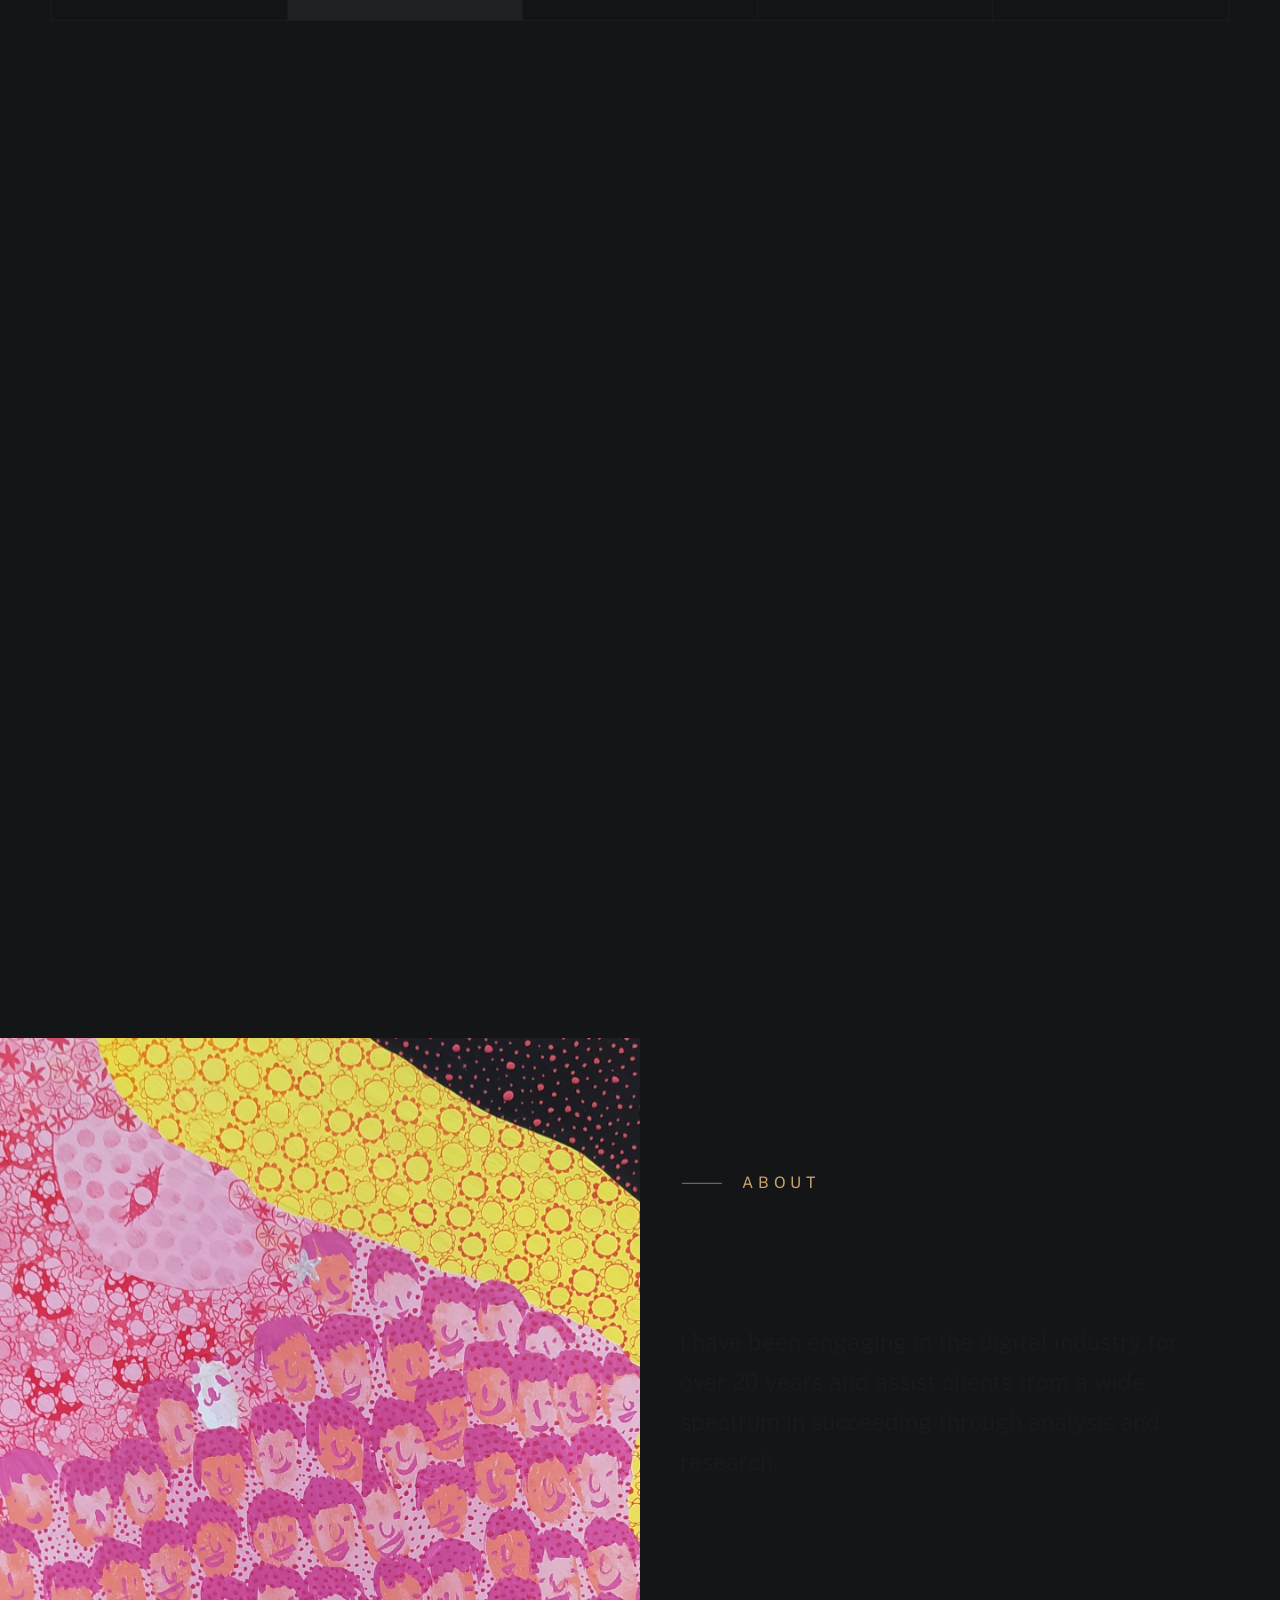
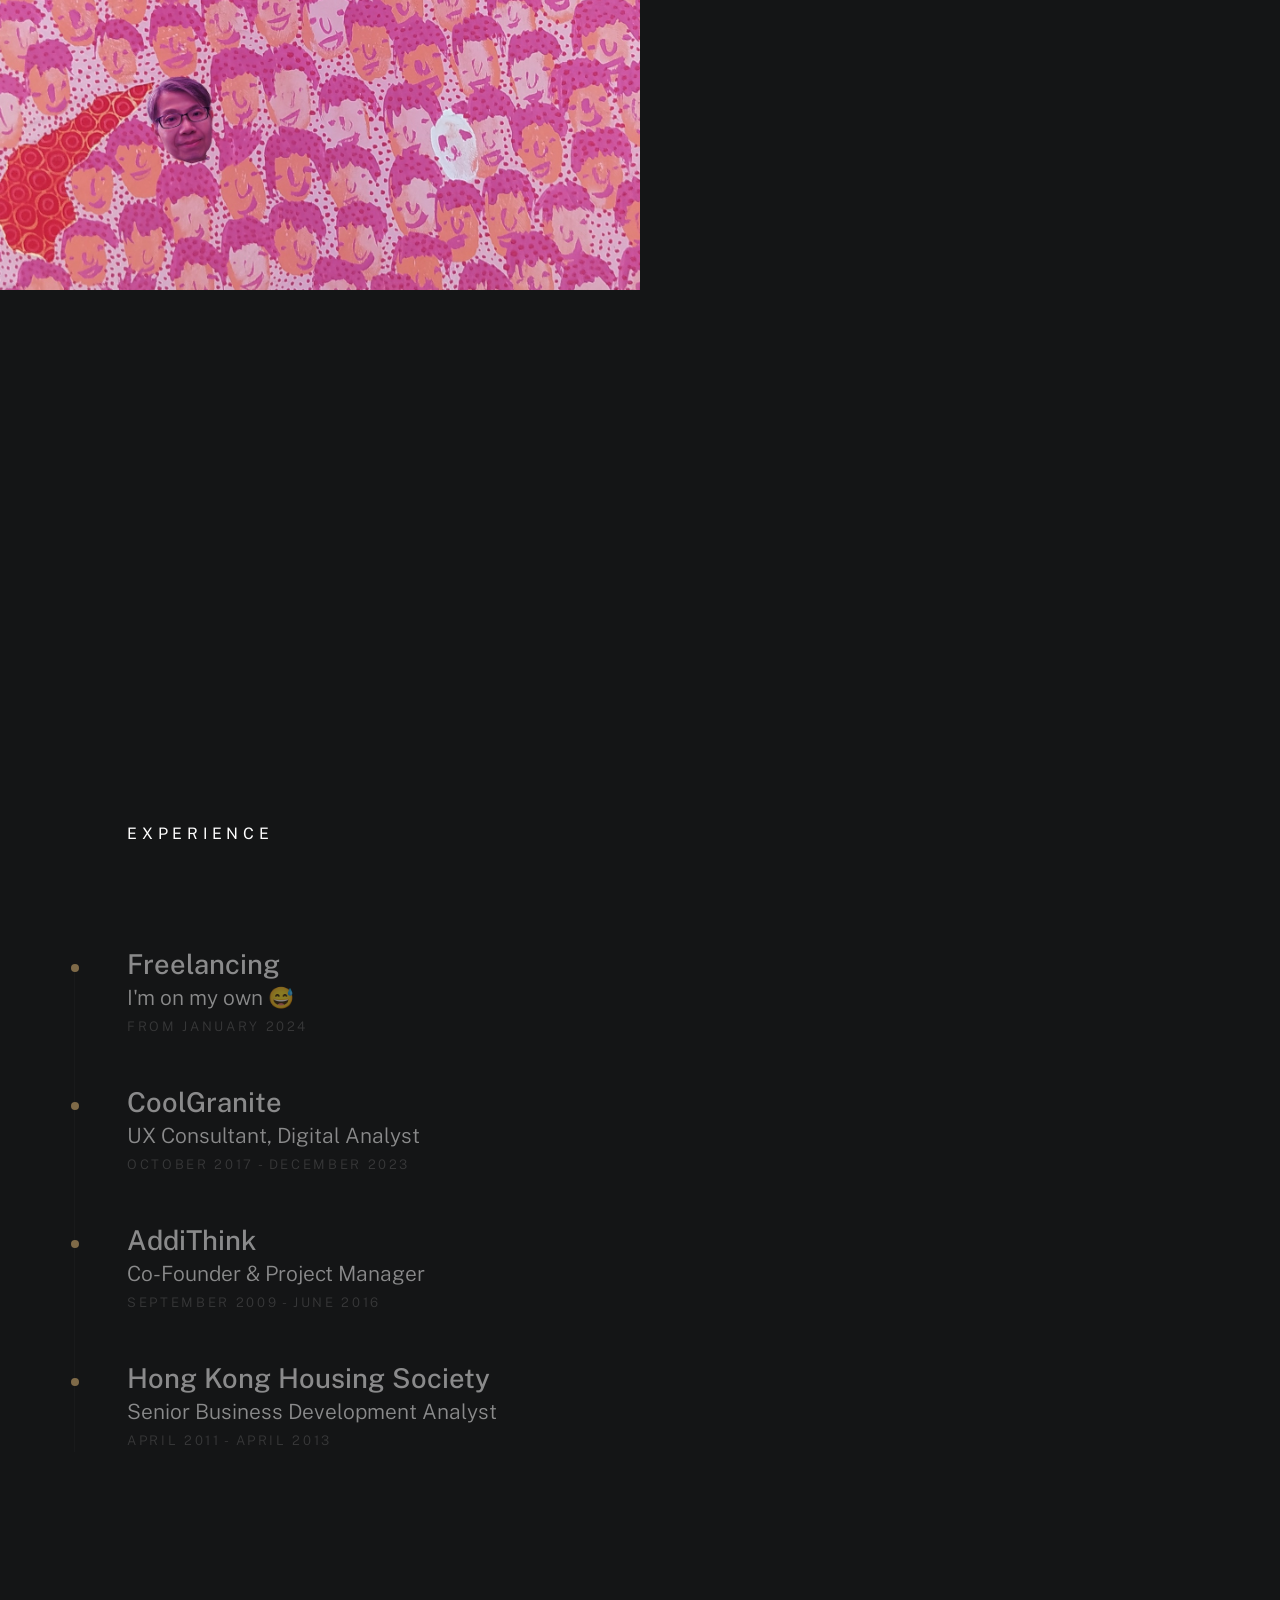
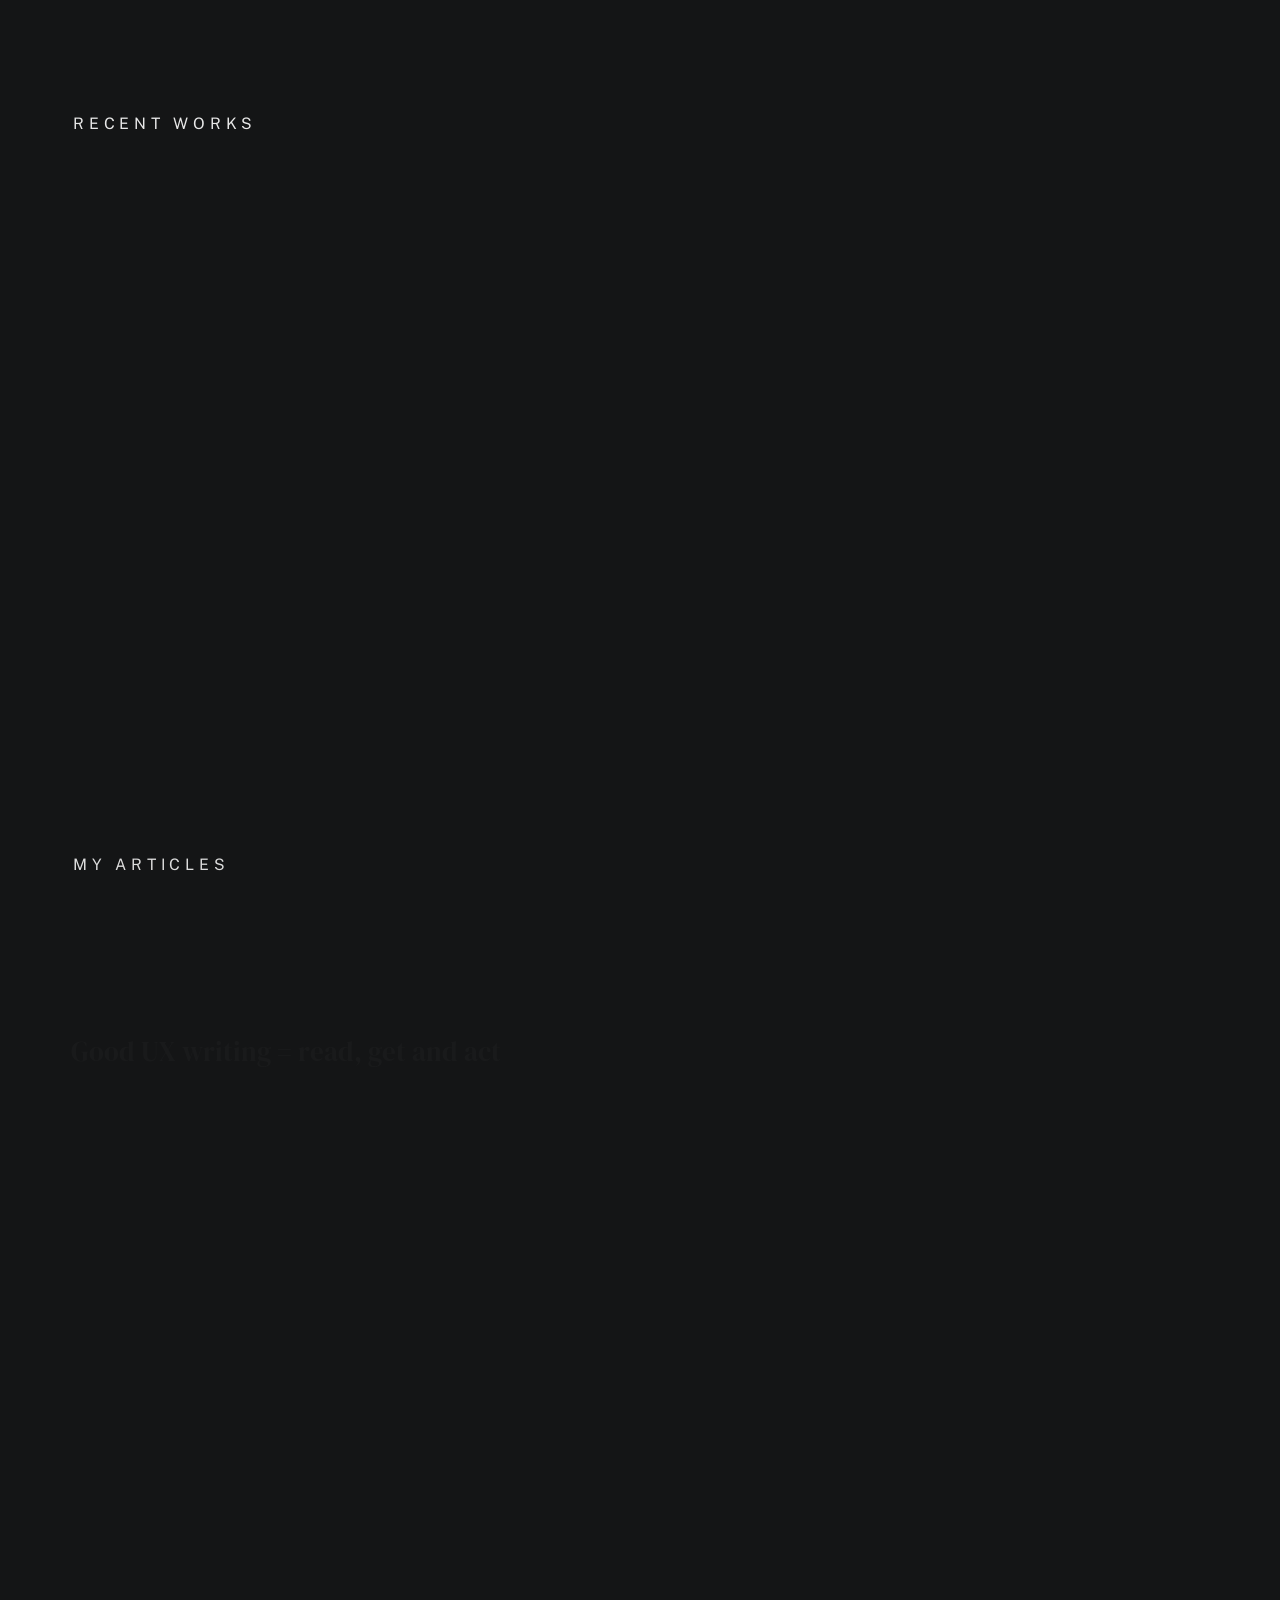
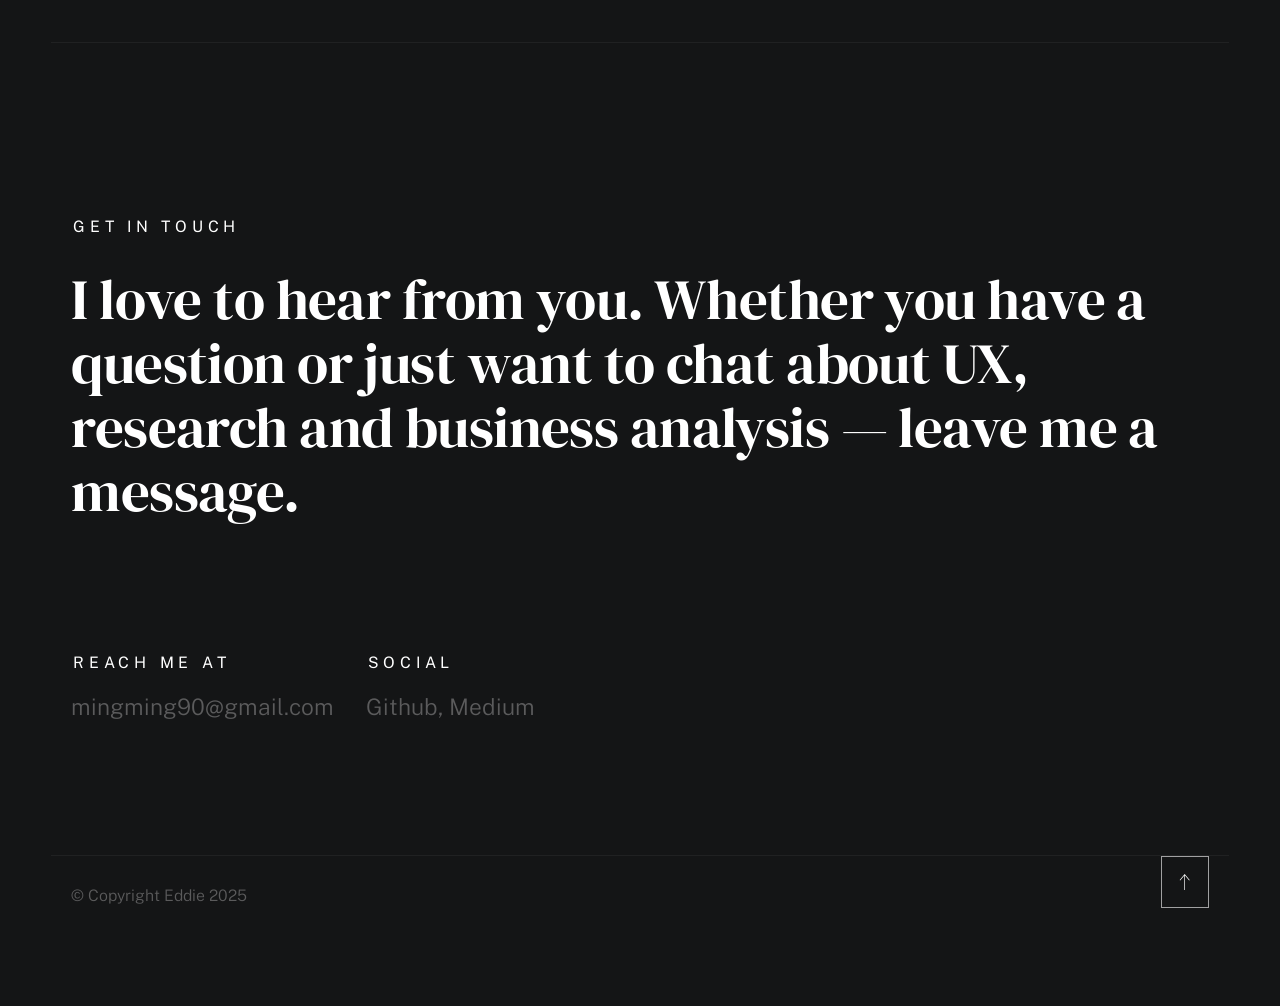
<file: index.html>
<!DOCTYPE html>
<html class="no-js ss-preload" lang="en">
<head>

    <!--- basic page needs
    ================================================== -->
    <meta charset="utf-8">
    <title>Eddie Wu - UX Consultant & Digital Analyst</title>
    <meta name="description" content="">
    <meta name="author" content="">

    <!-- mobile specific metas
    ================================================== -->
    <meta name="viewport" content="width=device-width, initial-scale=1">

    <!-- CSS
    ================================================== -->
    <link rel="stylesheet" href="css/vendor.css">
    <link rel="stylesheet" href="css/styles.css">

    <!-- favicons
    ================================================== -->
    <link rel="apple-touch-icon" sizes="180x180" href="apple-touch-icon.png">
    <link rel="icon" type="image/png" sizes="32x32" href="favicon-32x32.png">
    <link rel="icon" type="image/png" sizes="16x16" href="favicon-16x16.png">
    <link rel="manifest" href="site.webmanifest">

</head>

<body id="top">


    <!-- # preloader
    ================================================== -->
    <div id="preloader">
        <div id="loader">
        </div>
    </div>


    <!-- # page wrap
    ================================================== -->
    <div class="s-pagewrap">

        <div class="circles">
            <span></span>
            <span></span>
            <span></span>
            <span></span>
            <span></span>
        </div>


        <!-- ## site header 
        ================================================== -->
        <header class="s-header">

            <div class="header-mobile">
                <span class="mobile-home-link"><a href="index.html">Eddie Wu.</a></span>
                <a class="mobile-menu-toggle" href="#0"><span>Menu</span></a>
            </div>

            <div class="row wide main-nav-wrap">
                <nav class="column lg-12 main-nav">
                    <ul>
                        <li><a href="index.html" class="home-link">Eddie Wu.</a></li>
                        <li class="current"><a href="#intro" class="smoothscroll">Intro</a></li>
                        <li><a href="#about" class="smoothscroll">About</a></li>
                        <li><a href="#works" class="smoothscroll">Works</a></li>
                        <li><a href="#contact" class="smoothscroll">Get in Touch</a></li>
                    </ul>
                </nav>
            </div>

        </header> <!-- end s-header -->


        <!-- ## main content
        ==================================================- -->
        <main class="s-content">


            <!-- ### intro
            ================================================== -->
            <section id="intro" class="s-intro target-section">

                <div class="row intro-content wide">

                    <div class="column">
                        <div class="text-pretitle with-line">
                            Hello World
                        </div>

                        <h1 class="text-huge-title">
                            I am Eddie Wu, <br>
                            a UX Consultant and Digital Analyst, <br>
                            versatile,  <br> 
                            in a good way.
                        </h1>
                    </div>

                    

                </div> <!-- end intro content -->

                <a href="#about" class="intro-scrolldown smoothscroll">
                    <svg width="24" height="24" viewBox="0 0 24 24" xmlns="http://www.w3.org/2000/svg" fill-rule="evenodd" clip-rule="evenodd"><path d="M11 21.883l-6.235-7.527-.765.644 7.521 9 7.479-9-.764-.645-6.236 7.529v-21.884h-1v21.883z"/></svg>
                </a>

            </section> <!-- end s-intro -->


            <!-- ### about
            ================================================== -->
            <section id="about" class="s-about target-section">


                <div class="row about-info wide" data-animate-block>

                    <div class="column lg-6 md-12 about-info__pic-block">
                        <img src="images/new.jpg" 
                             srcset="images/new.jpg 1x, images/new_2x.jpg 2x" alt="" class="about-info__pic" data-animate-el>
                    </div>

                    <div class="column lg-6 md-12">
                        <div class="about-info__text" >

                            <h2 class="text-pretitle with-line" data-animate-el>
                                About
                            </h2>
                            <p class="attention-getter" data-animate-el>
                               I have been engaging in the digital industry for over 20 years and assist clients from a wide spectrum in succeeding through analysis and research. 
                                <p class="attention-getter" data-animate-el>
                               From an employee to a business owner, I enjoy working with different businesses and people from various backgrounds. Understanding their needs and finding solutions is an arduous but challenging journey, and clients' success is my driving force to advance.
                                <p class="attention-getter" data-animate-el>
                                My motto is “In every job &#128188; that must be done&#128175;, there is an element of fun.&#127752;”
                               <p>
                            <!--<a href="#0" class="btn btn--medium u-fullwidth" data-animate-el>Download CV</a>-->

                        </div>
                    </div>
                </div> <!-- about-info -->


                <div class="row about-expertise" data-animate-block>
                    <div class="column lg-12">

                        <h2 class="text-pretitle" data-animate-el>Expertise</h2>

                        <ul class="skills-list h1" data-animate-el>
                            <li>Content Strategy</li>
                             <li>User Experience</li>
                            <li>User Research</li>
                            <li>UX Writing</li>
                            <li>SEO</li>
                        </ul>

                    </div>
                </div> <!-- end about-expertise -->


                <div class="row about-timelines" data-animate-block>

                    <div class="column lg-6 tab-12">

                        <h2 class="text-pretitle" data-animate-el>
                            Experience
                        </h2>

                        <div class="timeline" data-animate-el>

                             <div class="timeline__block">
                                <div class="timeline__bullet"></div>
                                <div class="timeline__header">
                                    <h4 class="timeline__title">Freelancing</h3>
                                    <h5 class="timeline__meta">I'm on my own &#128517;</h5>
                                    <p class="timeline__timeframe">From January 2024</p>
                                </div>
                                <div class="timeline__desc">
                                </div>
                            </div>
                            
                            <div class="timeline__block">
                                <div class="timeline__bullet"></div>
                                <div class="timeline__header">
                                    <h4 class="timeline__title">CoolGranite</h3>
                                    <h5 class="timeline__meta">UX Consultant, Digital Analyst</h5>
                                    <p class="timeline__timeframe">October 2017 - December 2023</p>
                                </div>
                                <div class="timeline__desc">
                                </div>
                            </div>
    
                            <div class="timeline__block">
                                <div class="timeline__bullet"></div>
                                <div class="timeline__header">
                                    <h4 class="timeline__title">AddiThink</h4>
                                    <h5 class="timeline__meta">Co-Founder & Project Manager </h5>
                                    <p class="timeline__timeframe">September 2009 - June 2016</p>
                                </div>
                                <div class="timeline__desc">
                                </div>
                            </div>
                            
                            <div class="timeline__block">
                                <div class="timeline__bullet"></div>
                                <div class="timeline__header">
                                    <h4 class="timeline__title">Hong Kong Housing Society</h4>
                                    <h5 class="timeline__meta">Senior Business Development Analyst</h5>
                                    <p class="timeline__timeframe">April 2011 - April 2013</p>
                                </div>
                                <div class="timeline__desc">
                                </div>
                            </div>
    
                        </div> <!-- end timeline -->

                    </div> <!-- end column -->

                    <div class="column lg-6 tab-12">

                        <h2 class="text-pretitle" data-animate-el>
                            Education
                        </h2>

                        <div class="timeline" data-animate-el>

                            <div class="timeline__block">
                                <div class="timeline__bullet"></div>
                                <div class="timeline__header">
                                    <h4 class="timeline__title">Barcelona Technology School</h3>
                                    <h5 class="timeline__meta">Master in User Experience Design</h5>
                                    <p class="timeline__timeframe">2022</p>
                                </div>
                                <div class="timeline__desc">
                                    
                                </div>
                            </div>
    
                            <div class="timeline__block">
                                <div class="timeline__bullet"></div>
                                <div class="timeline__header">
                                    <h4 class="timeline__title">Google</h3>
                                    <h5 class="timeline__meta">Google Data Analytics Professional Certificate</h5>
                                    <p class="timeline__timeframe">2022</p>
                                </div>
                                <div class="timeline__desc">
                                    
                                </div>
                            </div>
    
                             <div class="timeline__block">
                                <div class="timeline__bullet"></div>
                                <div class="timeline__header">
                                    <h4 class="timeline__title">The Chinese University of Hong Kong</h3>
                                    <h5 class="timeline__meta">Diploma in Information and Quality Management</h5>
                                    <p class="timeline__timeframe">2001</p>
                                </div>
                                <div class="timeline__desc">
                                    
                                </div>
                            </div>

                            <div class="timeline__block">
                                <div class="timeline__bullet"></div>
                                <div class="timeline__header">
                                    <h4 class="timeline__title">The Chinese University of Hong Kong</h4>
                                    <h5 class="timeline__meta">Bachelor of Arts</h5>
                                     <p class="timeline__timeframe">1995</p>
                                </div>
                                <div class="timeline__desc">
                                    
                                </div>
                            </div>
    
                        </div> <!-- end timeline -->
                        
                    </div> <!-- end column -->


                </div> <!-- end about-timelines -->

            </section> <!-- end s-about -->


            <!-- ### works
            ================================================== -->
            <section id="works" class="s-works target-section">


                <div class="row works-portfolio">

                    <div class="column lg-12" data-animate-block>

                        <h2 class="text-pretitle" data-animate-el>
                            Recent Works
                        </h2>
                        <p class="h1" data-animate-el>
                            
                        </p>
    
                        <ul class="folio-list row block-lg-one-half block-stack-on-1000">

                            <li class="folio-list__item column" data-animate-el>
                                <a class="folio-list__item-link" href="#modal-01">
                                    <div class="folio-list__item-pic">
                                        <img src="images/portfolio/jc.jpg"
                                             srcset="images/portfolio/jc.jpg 1x, images/portfolio/jc_2x.jpg 2x"  alt="">
                                    </div>
                                    
                                    <div class="folio-list__item-text">
                                        <div class="folio-list__item-cat">
                                            User Research
                                        </div>
                                        <div class="folio-list__item-title">
                                            Hong Kong Jockey Club
                                        </div>
                                    </div>
                                </a>
                               
                            </li> <!--end folio-list__item -->

                            <li class="folio-list__item column" data-animate-el>
                                <a class="folio-list__item-link" href="#modal-02">
                                    <div class="folio-list__item-pic">
                                        <img src="images/portfolio/museum.jpg" 
                                             srcset="images/portfolio/museum.jpg 1x, images/portfolio/museum_2x.jpg 2x" alt="">
                                    </div>
                                    
                                    <div class="folio-list__item-text">
                                        <div class="folio-list__item-cat">
                                            Digital Analysis
                                        </div>
                                        <div class="folio-list__item-title">
                                            M+ Museum
                                        </div>
                                    </div>
                                </a>
                                
                            </li> <!--end folio-list__item -->

                            <li class="folio-list__item column" data-animate-el>
                                <a class="folio-list__item-link" href="#modal-03">
                                    <div class="folio-list__item-pic">
                                        <img src="images/portfolio/qf.jpg" 
                                             srcset="images/portfolio/qf.jpg 1x, images/portfolio/qf_2x.jpg 2x" alt="">
                                    </div>
                                    
                                    <div class="folio-list__item-text">
                                        <div class="folio-list__item-cat">
                                            Expert Review & Prototyping
                                        </div>
                                        <div class="folio-list__item-title">
                                            Qualifications Register Website
                                        </div>
                                    </div>
                                </a>
                               
                            </li> <!--end folio-list__item -->

                            <li class="folio-list__item column" data-animate-el>
                                <a class="folio-list__item-link" href="#modal-04">
                                    <div class="folio-list__item-pic">
                                        <img src="images/portfolio/adobe.jpg"
                                             srcset="images/portfolio/adobe.jpg 1x, images/portfolio/adobe_2x.jpg 2x" alt="">
                                    </div>
                                    
                                    <div class="folio-list__item-text">
                                        <div class="folio-list__item-cat">
                                            Market Analysis
                                        </div>
                                        <div class="folio-list__item-title">
                                            Adobe
                                        </div>
                                    </div>
                                </a>
                                
                            </li> <!--end folio-list__item -->

                            <li class="folio-list__item column" data-animate-el>
                                <a class="folio-list__item-link" href="#modal-05">
                                    <div class="folio-list__item-pic">
                                        <img src="images/portfolio/stp.jpg" 
                                             srcset="images/portfolio/stp.jpg 1x, images/portfolio/stp_2x.jpg 2x" alt="">
                                    </div>
                                    
                                    <div class="folio-list__item-text">
                                        <div class="folio-list__item-cat">
                                            Content Strategy
                                        </div>
                                        <div class="folio-list__item-title">
                                            Hong Kong Science & Technology Park
                                        </div>
                                    </div>
                                </a>
                                
                            </li> <!--end folio-list__item -->

                            

                        </ul> <!-- end folio-list -->

                    </div> <!-- end column -->


                    <!-- Modal Templates Popup
                    -------------------------------------------- -->
                    <div id="modal-01" hidden>
                        <div class="modal-popup">
                            <img src="images/portfolio/gallery/g-jc.jpg" alt="">
                
                            <div class="modal-popup__desc">
                                <h5>The Hong Kong Jockey Club Betting App and Website</h5>
                                <ul>
                                    <li>Objectives: create personas plus user journeys for discovering new business opportunities as well as enhancing the design process</li>
                                    <li>Methods: in-depth interviews and diary studies</li>
                                    <li>Testing period: Jun 2020 - Dec 2021</li>
                                </ul>
                                <ul class="modal-popup__cat">
                                    <li>User Research</li>
                                    <li>Persona</li>
                                    <li>User Journey</li>
                                </ul>
                            </div>
                
                           
                        </div>
                    </div> <!-- end modal -->

                    <div id="modal-02" hidden>
                        <div class="modal-popup">
                            <img src="images/portfolio/gallery/g-museum.jpg" alt="">
                
                            <div class="modal-popup__desc">
                                <h5>The M+ Museum Digital Kiosks</h5>
                                <ul>
                                    <li>Carried out field studies to understand how the museum’s visitors interact with the digital kiosks</li>
                                    <li>Conducted usability testings to unveil the issues of the kiosk interface</li>
                                    <li>Provided suggestions on enhancing the experiences of visitors using the kiosks to explore more about the artworks</li>
                                    <li>Testing period: Jan 2022 - August 2024</li>
                                </ul>
                                <ul class="modal-popup__cat">
                                    <li>User Research</li>
                                    <li>Digital Analysis</li>
                                </ul>
                            </div>
                
                            
                        </div>
                    </div> <!-- end modal -->

                    <div id="modal-03" hidden>
                        <div class="modal-popup">
                            <img src="images/portfolio/gallery/g-qf.jpg" alt="">
                
                            <div class="modal-popup__desc">
                                <h5>The Qualifications Register website (www.hkqr.gov.hk) analysis and prototypes</h5>
                                <ul>
                                    <li>Analyzed the website to figure out the UX and UI issues and gave suggestions to amend and improve</li>
                                    <li>Developed prototypes to visualize the suggested website structure and content</li>
                                </ul>
                                <ul class="modal-popup__cat">
                                    <li>Expert Review</li>
                                    <li>Digital Analysis</li>
                                </ul>
                            </div>
                
                            
                        </div>
                    </div> <!-- end modal -->

                    <div id="modal-04" hidden>
                        <div class="modal-popup">
                            <img src="images/portfolio/gallery/g-adobe.jpg" alt="">
                
                            <div class="modal-popup__desc">
                                <h5>Adobe Acrobat Hong Kong’s market analysis</h5>
                                <ul>
                                    <li>Conducted research to understand the online purchasing of Hong Kong households</li>
                                    <li>Created competitive analysis to compare the pros and cons of Acrobat related to its competitors in the Hong Kong market</li>
                                    <li>Gave suggestions in different aspects, including branding, pricing, and marketing, to boost sales in the Hong Kong market</li>
                                </ul>
                                <ul class="modal-popup__cat">
                                    <li>Website Analysis</li>
                                    <li>Desktop Research</li>
                                    <li>Business Analysis</li>
                                </ul>
                            </div>
                
                           
                        </div>
                    </div> <!-- end modal -->

                    <div id="modal-05" hidden>
                        <div class="modal-popup">

                            <img src="images/portfolio/gallery/g-stp.jpg" alt="">
                
                            <div class="modal-popup__desc">
                                <h5>Content ideas for HKSTP Linkedin page</h5>
                                <p>Suggest some ideas for how HKSTP could leverage her content to maximise the impacts on the virtual I&T communities on Linkedin</p>
                                <ul class="modal-popup__cat">
                                    <li>Content Strategy</li>
                                </ul>
                            </div>
                
                           
                        </div>
                    </div> <!-- end modal -->
                    
                      <div class="column lg-12" data-animate-block>

                        <h2 class="text-pretitle" data-animate-el>
                            My Articles
                        </h2>
                        <p class="h4" data-animate-el>
                         Good UX writing = read, get and act
                        </p>
                        <p data-animate-el>UX writing is about crafting UI copy for website and mobile app, and its goal is helping user to interact with a product or service, achieving better user experience.
                        <br><a href="https://medium.com/@eddiewuchunming/good-ux-writing-read-get-and-act-b94bfe5ffab8" target="_blank">read it on Medium</a></p>
                        
                          <p class="h4" data-animate-el>
                         追求「簡單」，不是「簡化」
                        </p>
                        <p data-animate-el>這句話其實可以用於人生任何一方面，「簡單」不會一蹶即蹴，也不是「簡化」，要達致「簡單」並不容易，因為在過程裡有太多東西需要考慮⋯⋯
                        <br><a href="https://medium.com/@eddiewuchunming/追求-簡單-不是-簡化-ccf1d67aff5b" target="_blank">read it on Medium</a></p>
                        
                        <p class="h4" data-animate-el>
                         An experiment: Using AI to conduct Card Sorting
                        </p>
                        <p data-animate-el>Can we unlock AI power to make research not only more affordable but also accurate? With this question in mind, I set out on an experiment, employing ChatGPT, Copilot, and Gemini, to conduct card sorting.
                        <br><a href="https://medium.com/@eddiewuchunming/an-experiment-using-ai-to-conduct-card-sorting-6d252e766a6b" target="_blank">read it on Medium</a></p>

                    </div>

                </div> <!-- end works-portfolio -->


               
            
                            </div> <!-- end swiper-wrapper -->
        
                            <div class="swiper-pagination"></div>
        
                        </div> <!-- end swiper-container -->
        
                    </div> <!-- end column -->
                </div> <!-- end row testimonials -->

            </section> <!-- end s-works -->


            <!-- ### contact
            ================================================== -->
            <section id="contact" class="s-contact target-section">

                <div class="row contact-top">
                    <div class="column lg-12">
                        <h2 class="text-pretitle">
                            Get In Touch
                        </h2>

                        <p class="h1">
                            I love to hear from you.
                            Whether you have a question or just 
                            want to chat about UX, research and business analysis — leave me a message.
                        </p>
                    </div>
                </div> <!-- end contact-top -->

                <div class="row contact-bottom">
                    <div class="column lg-3 md-5 tab-6 stack-on-550 contact-block">
                        <h3 class="text-pretitle">Reach me at</h3>
                        <p class="contact-links">
                            <a href="mailto:mingming90@gmail.com" class="mailtoui">mingming90@gmail.com</a> <br>
                         </p>
                    </div>
                    <div class="column lg-4 md-5 tab-6 stack-on-550 contact-block">
                        <h3 class="text-pretitle">Social</h3>
                        <ul class="contact-social">
                            <li><a href="https://github.com/mingmingeddiewu" target="_blank">Github</a></li>
                            <li><a href="https://medium.com/@eddiewuchunming" target="_blank">Medium</a></li>
                        </ul>
                    </div>
                    
                </div> <!-- end contact-bottom -->

            </section> <!-- end contact -->

        </main> <!-- end s-content -->


        <!-- ## footer
        ================================================== -->
        <footer class="s-footer">

            <div class="row">
                <div class="column ss-copyright">
                    <span>© Copyright Eddie 2025</span> 
                    
                </div>

                <div class="ss-go-top">
                    <a class="smoothscroll" title="Back to Top" href="#top">
                        <svg xmlns="http://www.w3.org/2000/svg" viewBox="0 0 24 24" fill-rule="evenodd" clip-rule="evenodd"><path d="M11 2.206l-6.235 7.528-.765-.645 7.521-9 7.479 9-.764.646-6.236-7.53v21.884h-1v-21.883z"/></svg>
                    </a>
                </div>
            </div>

        </footer> <!-- end s-footer -->

    </div> <!-- end -s-pagewrap -->


    <!-- Java Script
    ================================================== -->
    <script src="js/plugins.js"></script>
    <script src="js/main.js"></script>

</body>
</html>
</file>
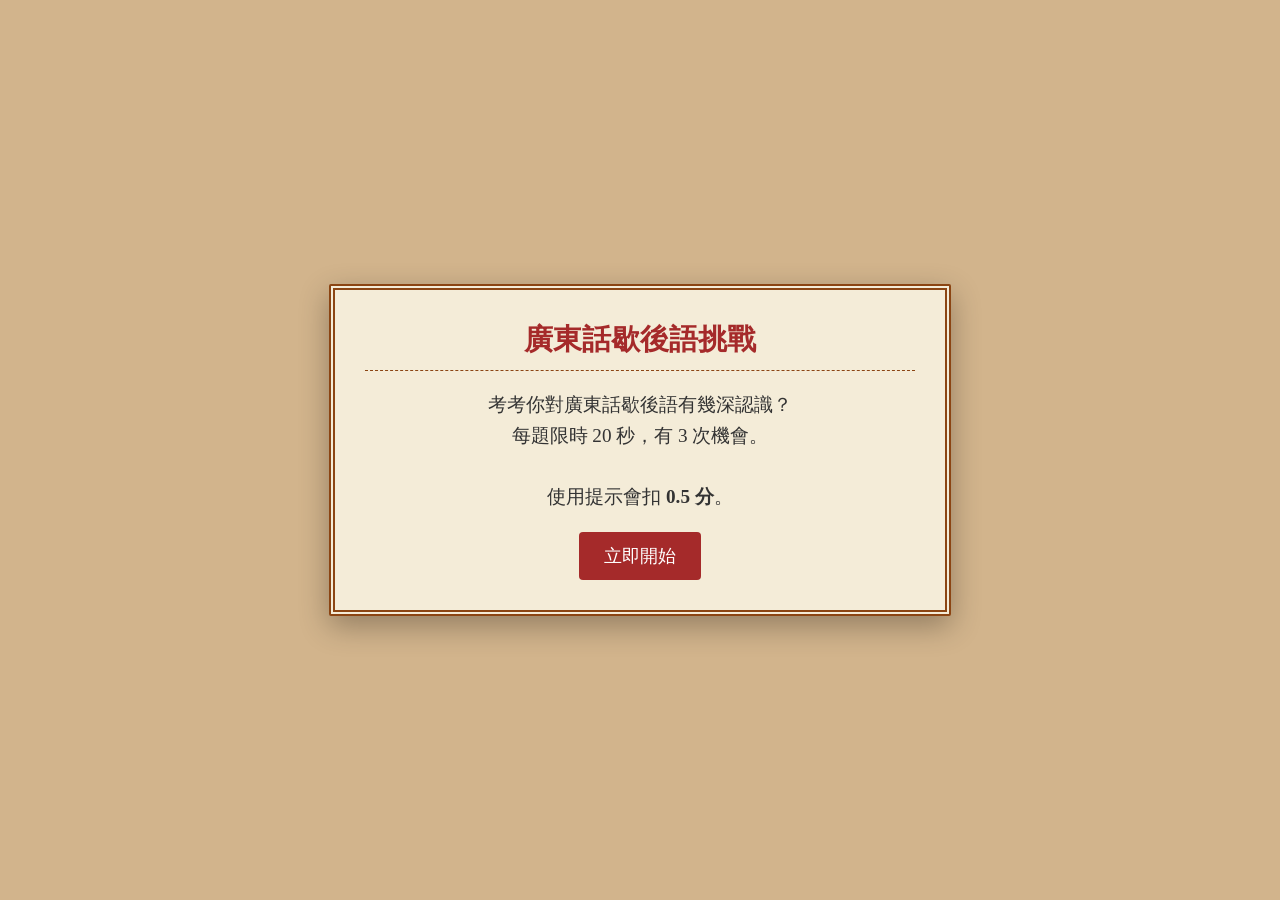
<file: game/index.html>
<!DOCTYPE html>
<html lang="zh-Hant">
<head>
    <meta charset="UTF-8">
    <meta name="viewport" content="width=device-width, initial-scale=1.0">
    <title>廣東話歇後語挑戰</title>
    <link rel="stylesheet" href="style.css">
</head>
<body>

<div id="game-container">
    <h1 id="title">廣東話歇後語挑戰</h1>
    
    <div id="setup-screen">
        <p style="font-size: 1.2rem; line-height: 1.6;">考考你對廣東話歇後語有幾深認識？<br>每題限時 20 秒，有 3 次機會。<br><br>使用提示會扣 <strong>0.5 分</strong>。</p>
        <button onclick="startGame()">立即開始</button>
    </div>

    <div id="quiz-screen" style="display:none;">
        <div id="progress-bar"></div>
        <div id="timer">剩餘時間: 20s</div>
        
        <div id="question-area"><span id="q-text"></span> ...</div>
        
        <input type="text" id="user-input" placeholder="請輸入後半句..." autocomplete="off">
        
        <div class="btn-group">
            <button id="submit-btn" onclick="checkAnswer()">提交答案</button>
            <button id="hint-btn" class="hint-btn" onclick="getHint()">攞提示 (-0.5)</button>
        </div>
        
        <div id="feedback"></div>
        <div id="stats-row">
            目前得分: <span id="current-score" style="font-weight:bold; color:var(--accent-color);">0</span> | 
            剩餘嘗試: <span id="tries">3</span>
        </div>
    </div>

    <div id="result-screen" style="display:none;">
        <p style="margin:0; font-weight:bold;">你的總結分</p>
        <div class="score-big" id="final-score">0</div>
        <h2 id="congrats-msg"></h2>
        <div id="review-area" style="overflow-x: auto;"></div>
        <button onclick="location.reload()" style="margin-top: 30px;">再挑戰一次</button>
    </div>
</div>

<script src="script.js"></script>
</body>
</html>
</file>
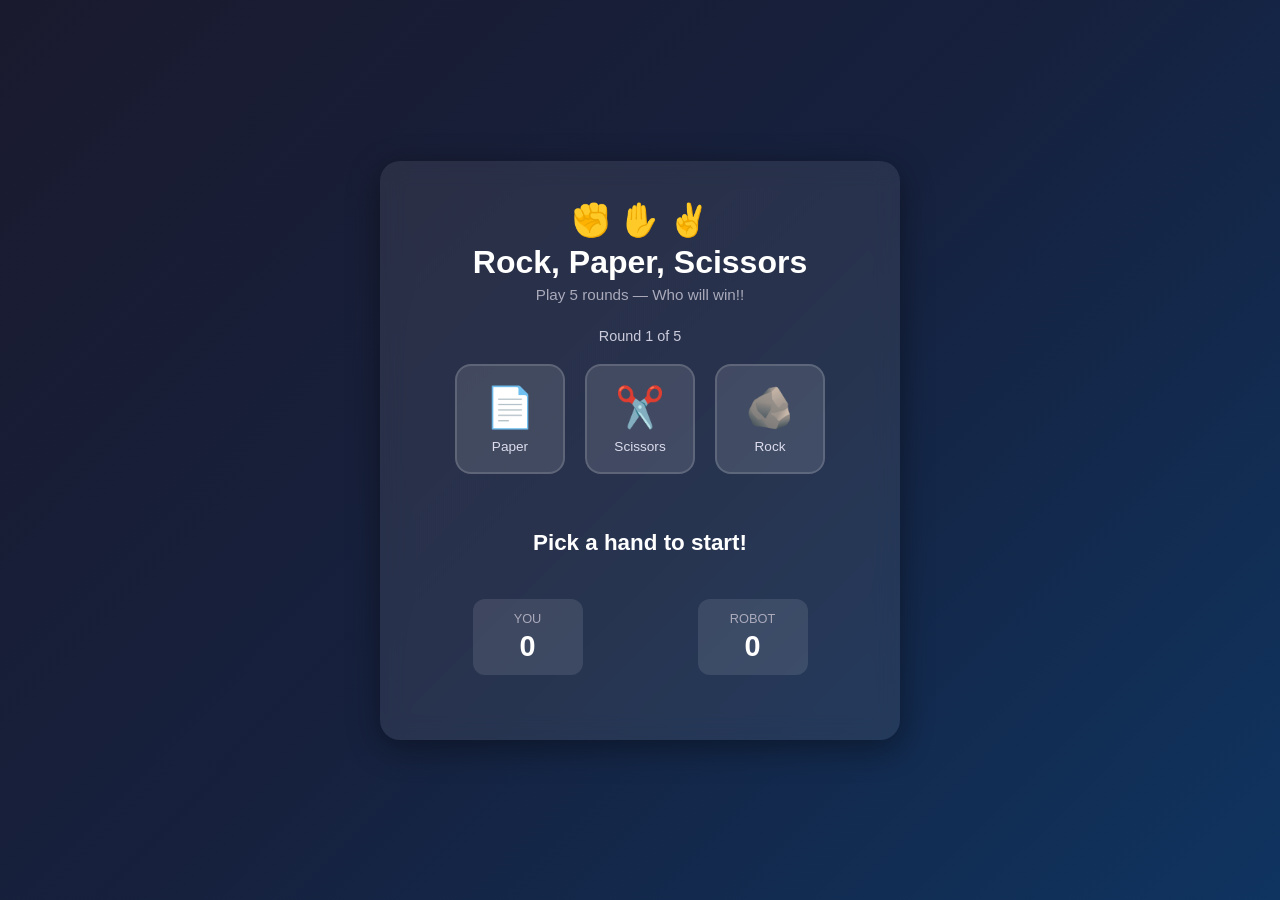
<file: new_game/index.html>
<!DOCTYPE html>
<html lang="en">
<head>
    <meta charset="UTF-8">
    <meta name="viewport" content="width=device-width, initial-scale=1.0">
    <title>Rock, Paper, Scissors</title>
    <link rel="stylesheet" href="style.css">
</head>
<body>
    <div class="game-container">
        <h1>✊ ✋ ✌️</h1>
        <h1>Rock, Paper, Scissors</h1>
        <p class="subtitle">Play 5 rounds — Who will win!!</p>

        <p class="round-info" id="round-info">Round 1 of 5</p>

        <!-- Choice buttons -->
                
        <div class="choices" id="choices">
            <button class="choice-btn" onclick="play(0)">
                <span class="emoji">📄</span>
                <span class="name">Paper</span>
            </button>
            <button class="choice-btn" onclick="play(1)">
                <span class="emoji">✂️</span>
                <span class="name">Scissors</span>
            </button>
            <button class="choice-btn" onclick="play(2)">
                <span class="emoji">🪨</span>
                <span class="name">Rock</span>
            </button>
        </div>

        <!-- Round result -->
        <div class="result-area" id="result-area">
            <p class="result-picks" id="result-picks"></p>
            <p class="result-message" id="result-message">Pick a hand to start!</p>
        </div>

<!-- Scoreboard -->
        <div class="scoreboard">
            <div class="score-box">
                <div class="label">You</div>
                <div class="value" id="you-score">0</div>
            </div>
            <div class="score-box">
                <div class="label">Robot</div>
                <div class="value" id="comp-score">0</div>
            </div>
        </div>


        <!-- Final result (hidden until game ends) -->
        <div id="final-area"></div>

        <!-- Round log -->
        <div class="log-container" id="log-container" style="display:none;"></div>
    </div>

    <script src="script.js"></script>
</body>
</html>
</file>
<file: css/vendor.css>
/* ===================================================================
 * Theme Third-party Stylesheets
 * Template Ver. 1.0.0
 * 02-16-2021
 * -------------------------------------------------------------------
 *
 * TOC:
 * 
 * # PrismJS 1.20.0
 * # Swiper 6.4.5
 * # Basiclightbox
 * 
 * ------------------------------------------------------------------- */



/* ===================================================================
 * # PrismJS 1.20.0
 *   https://prismjs.com/download.html#themes=prism-tomorrow&languages=markup+css+clike+javascript+markup-templating+php
 *   
 *   prism.js tomorrow night eighties for JavaScript, CoffeeScript, CSS and HTML
 *   Based on https://github.com/chriskempson/tomorrow-theme
 *   @author Rose Pritchard
 * ------------------------------------------------------------------- */

code[class*="language-"],
pre[class*="language-"] {
    color           : #ccc;
    background      : none;
    font-family     : var(--font-mono);
    font-size       : calc(var(--text-size) * 0.9444);
    text-align      : left;
    white-space     : pre;
    word-spacing    : normal;
    word-break      : normal;
    word-wrap       : normal;
    line-height     : var(--vspace-1);
    -moz-tab-size   : 4;
    -o-tab-size     : 4;
    tab-size        : 4;
    -webkit-hyphens : none;
    -moz-hyphens    : none;
    -ms-hyphens     : none;
    hyphens         : none;
}

/* Code blocks */

pre[class*="language-"] {
    padding  : var(--vspace-0_5) 0 var(--vspace-1);
    margin   : 0;
    overflow : auto;
}

:not(pre)>code[class*="language-"],
pre[class*="language-"] {
    background : #2d2d2d;
}

/* Inline code */

:not(pre)>code[class*="language-"] {
    padding     : .1em;
    white-space : normal;
}

.token.comment,
.token.block-comment,
.token.prolog,
.token.doctype,
.token.cdata {
    color : #999;
}

.token.punctuation {
    color : #ccc;
}

.token.tag,
.token.attr-name,
.token.namespace,
.token.deleted {
    color : #e2777a;
}

.token.function-name {
    color : #6196cc;
}

.token.boolean,
.token.number,
.token.function {
    color : #f08d49;
}

.token.property,
.token.class-name,
.token.constant,
.token.symbol {
    color : #f8c555;
}

.token.selector,
.token.important,
.token.atrule,
.token.keyword,
.token.builtin {
    color : #cc99cd;
}

.token.string,
.token.char,
.token.attr-value,
.token.regex,
.token.variable {
    color : #7ec699;
}

.token.operator,
.token.entity,
.token.url {
    color : #67cdcc;
}

.token.important,
.token.bold {
    font-weight : bold;
}

.token.italic {
    font-style : italic;
}

.token.entity {
    cursor : help;
}

.token.inserted {
    color : green;
}



/* ===================================================================
 * # Swiper 6.4.5
 *   Most modern mobile touch slider and framework with hardware accelerated transitions
 *   https://swiperjs.com
 *
 *   Copyright 2014-2020 Vladimir Kharlampidi
 *
 *   Released under the MIT License
 *
 *   Released on: December 18, 2020
 * ------------------------------------------------------------------- */

@font-face {
    font-family : "swiper-icons";
    src         : url("data:application/font-woff;charset=utf-8;base64, [base64]//wADZ2x5ZgAAAywAAADMAAAD2MHtryVoZWFkAAABbAAAADAAAAA2E2+eoWhoZWEAAAGcAAAAHwAAACQC9gDzaG10eAAAAigAAAAZAAAArgJkABFsb2NhAAAC0AAAAFoAAABaFQAUGG1heHAAAAG8AAAAHwAAACAAcABAbmFtZQAAA/gAAAE5AAACXvFdBwlwb3N0AAAFNAAAAGIAAACE5s74hXjaY2BkYGAAYpf5Hu/j+W2+MnAzMYDAzaX6QjD6/4//Bxj5GA8AuRwMYGkAPywL13jaY2BkYGA88P8Agx4j+/8fQDYfA1AEBWgDAIB2BOoAeNpjYGRgYNBh4GdgYgABEMnIABJzYNADCQAACWgAsQB42mNgYfzCOIGBlYGB0YcxjYGBwR1Kf2WQZGhhYGBiYGVmgAFGBiQQkOaawtDAoMBQxXjg/wEGPcYDDA4wNUA2CCgwsAAAO4EL6gAAeNpj2M0gyAACqxgGNWBkZ2D4/wMA+xkDdgAAAHjaY2BgYGaAYBkGRgYQiAHyGMF8FgYHIM3DwMHABGQrMOgyWDLEM1T9/w8UBfEMgLzE////P/5//f/V/xv+r4eaAAeMbAxwIUYmIMHEgKYAYjUcsDAwsLKxc3BycfPw8jEQA/[base64]/uznmfPFBNODM2K7MTQ45YEAZqGP81AmGGcF3iPqOop0r1SPTaTbVkfUe4HXj97wYE+yNwWYxwWu4v1ugWHgo3S1XdZEVqWM7ET0cfnLGxWfkgR42o2PvWrDMBSFj/IHLaF0zKjRgdiVMwScNRAoWUoH78Y2icB/yIY09An6AH2Bdu/UB+yxopYshQiEvnvu0dURgDt8QeC8PDw7Fpji3fEA4z/PEJ6YOB5hKh4dj3EvXhxPqH/SKUY3rJ7srZ4FZnh1PMAtPhwP6fl2PMJMPDgeQ4rY8YT6Gzao0eAEA409DuggmTnFnOcSCiEiLMgxCiTI6Cq5DZUd3Qmp10vO0LaLTd2cjN4fOumlc7lUYbSQcZFkutRG7g6JKZKy0RmdLY680CDnEJ+UMkpFFe1RN7nxdVpXrC4aTtnaurOnYercZg2YVmLN/d/gczfEimrE/fs/bOuq29Zmn8tloORaXgZgGa78yO9/cnXm2BpaGvq25Dv9S4E9+5SIc9PqupJKhYFSSl47+Qcr1mYNAAAAeNptw0cKwkAAAMDZJA8Q7OUJvkLsPfZ6zFVERPy8qHh2YER+3i/BP83vIBLLySsoKimrqKqpa2hp6+jq6RsYGhmbmJqZSy0sraxtbO3sHRydnEMU4uR6yx7JJXveP7WrDycAAAAAAAH//wACeNpjYGRgYOABYhkgZgJCZgZNBkYGLQZtIJsFLMYAAAw3ALgAeNolizEKgDAQBCchRbC2sFER0YD6qVQiBCv/H9ezGI6Z5XBAw8CBK/m5iQQVauVbXLnOrMZv2oLdKFa8Pjuru2hJzGabmOSLzNMzvutpB3N42mNgZGBg4GKQYzBhYMxJLMlj4GBgAYow/P/PAJJhLM6sSoWKfWCAAwDAjgbRAAB42mNgYGBkAIIbCZo5IPrmUn0hGA0AO8EFTQAA") format("woff");
    font-weight : 400;
    font-style  : normal;
}

:root {
    --swiper-theme-color : #007aff;
}

.swiper-container {
    margin-left  : auto;
    margin-right : auto;
    position     : relative;
    overflow     : hidden;
    list-style   : none;
    padding      : 0;
    /* Fix of Webkit flickering */
    z-index      : 1;
}

.swiper-container-vertical>.swiper-wrapper {
    flex-direction : column;
}

.swiper-wrapper {
    position            : relative;
    width               : 100%;
    height              : 100%;
    z-index             : 1;
    display             : flex;
    transition-property : transform;
    box-sizing          : content-box;
}

.swiper-container-android .swiper-slide,
.swiper-wrapper {
    transform : translate3d(0px, 0, 0);
}

.swiper-container-multirow>.swiper-wrapper {
    flex-wrap : wrap;
}

.swiper-container-multirow-column>.swiper-wrapper {
    flex-wrap      : wrap;
    flex-direction : column;
}

.swiper-container-free-mode>.swiper-wrapper {
    transition-timing-function : ease-out;
    margin                     : 0 auto;
}

.swiper-slide {
    flex-shrink         : 0;
    width               : 100%;
    height              : 100%;
    position            : relative;
    transition-property : transform;
}

.swiper-slide-invisible-blank {
    visibility : hidden;
}

/* Auto Height */

.swiper-container-autoheight,
.swiper-container-autoheight .swiper-slide {
    height : auto;
}

.swiper-container-autoheight .swiper-wrapper {
    align-items         : flex-start;
    transition-property : transform, height;
}

/* 3D Effects */

.swiper-container-3d {
    perspective : 1200px;
}

.swiper-container-3d .swiper-wrapper,
.swiper-container-3d .swiper-slide,
.swiper-container-3d .swiper-slide-shadow-left,
.swiper-container-3d .swiper-slide-shadow-right,
.swiper-container-3d .swiper-slide-shadow-top,
.swiper-container-3d .swiper-slide-shadow-bottom,
.swiper-container-3d .swiper-cube-shadow {
    transform-style : preserve-3d;
}

.swiper-container-3d .swiper-slide-shadow-left,
.swiper-container-3d .swiper-slide-shadow-right,
.swiper-container-3d .swiper-slide-shadow-top,
.swiper-container-3d .swiper-slide-shadow-bottom {
    position       : absolute;
    left           : 0;
    top            : 0;
    width          : 100%;
    height         : 100%;
    pointer-events : none;
    z-index        : 10;
}

.swiper-container-3d .swiper-slide-shadow-left {
    background-image : linear-gradient(to left, rgba(0, 0, 0, 0.5), rgba(0, 0, 0, 0));
}

.swiper-container-3d .swiper-slide-shadow-right {
    background-image : linear-gradient(to right, rgba(0, 0, 0, 0.5), rgba(0, 0, 0, 0));
}

.swiper-container-3d .swiper-slide-shadow-top {
    background-image : linear-gradient(to top, rgba(0, 0, 0, 0.5), rgba(0, 0, 0, 0));
}

.swiper-container-3d .swiper-slide-shadow-bottom {
    background-image : linear-gradient(to bottom, rgba(0, 0, 0, 0.5), rgba(0, 0, 0, 0));
}

/* CSS Mode */

.swiper-container-css-mode>.swiper-wrapper {
    overflow           : auto;
    scrollbar-width    : none;
    /* For Firefox */
    -ms-overflow-style : none;
    /* For Internet Explorer and Edge */
}

.swiper-container-css-mode>.swiper-wrapper::-webkit-scrollbar {
    display : none;
}

.swiper-container-css-mode>.swiper-wrapper>.swiper-slide {
    scroll-snap-align : start start;
}

.swiper-container-horizontal.swiper-container-css-mode>.swiper-wrapper {
    scroll-snap-type : x mandatory;
}

.swiper-container-vertical.swiper-container-css-mode>.swiper-wrapper {
    scroll-snap-type : y mandatory;
}

:root {
    --swiper-navigation-size   : 44px;
    /*
    --swiper-navigation-color  : var(--swiper-theme-color);
    */
}

.swiper-button-prev,
.swiper-button-next {
    position        : absolute;
    top             : 50%;
    width           : calc(var(--swiper-navigation-size) / 44 * 27);
    height          : var(--swiper-navigation-size);
    margin-top      : calc(-1 * var(--swiper-navigation-size) / 2);
    z-index         : 10;
    cursor          : pointer;
    display         : flex;
    align-items     : center;
    justify-content : center;
    color           : var(--swiper-navigation-color, var(--swiper-theme-color));
}

.swiper-button-prev.swiper-button-disabled,
.swiper-button-next.swiper-button-disabled {
    opacity        : 0.35;
    cursor         : auto;
    pointer-events : none;
}

.swiper-button-prev:after,
.swiper-button-next:after {
    font-family    : swiper-icons;
    font-size      : var(--swiper-navigation-size);
    text-transform : none !important;
    letter-spacing : 0;
    text-transform : none;
    font-variant   : initial;
    line-height    : 1;
}

.swiper-button-prev,
.swiper-container-rtl .swiper-button-next {
    left  : 10px;
    right : auto;
}

.swiper-button-prev:after,
.swiper-container-rtl .swiper-button-next:after {
    content : "prev";
}

.swiper-button-next,
.swiper-container-rtl .swiper-button-prev {
    right : 10px;
    left  : auto;
}

.swiper-button-next:after,
.swiper-container-rtl .swiper-button-prev:after {
    content : "next";
}

.swiper-button-prev.swiper-button-white,
.swiper-button-next.swiper-button-white {
    --swiper-navigation-color : #ffffff;
}

.swiper-button-prev.swiper-button-black,
.swiper-button-next.swiper-button-black {
    --swiper-navigation-color : #000000;
}

.swiper-button-lock {
    display : none;
}

:root {
    /*
    --swiper-pagination-color: var(--swiper-theme-color);
    */
}

.swiper-pagination {
    position   : absolute;
    text-align : center;
    transition : 300ms opacity;
    transform  : translate3d(0, 0, 0);
    z-index    : 10;
}

.swiper-pagination.swiper-pagination-hidden {
    opacity : 0;
}

/* Common Styles */

.swiper-pagination-fraction,
.swiper-pagination-custom,
.swiper-container-horizontal>.swiper-pagination-bullets {
    bottom : 10px;
    left   : 0;
    width  : 100%;
}

/* Bullets */

.swiper-pagination-bullets-dynamic {
    overflow  : hidden;
    font-size : 0;
}

.swiper-pagination-bullets-dynamic .swiper-pagination-bullet {
    transform : scale(0.33);
    position  : relative;
}

.swiper-pagination-bullets-dynamic .swiper-pagination-bullet-active {
    transform : scale(1);
}

.swiper-pagination-bullets-dynamic .swiper-pagination-bullet-active-main {
    transform : scale(1);
}

.swiper-pagination-bullets-dynamic .swiper-pagination-bullet-active-prev {
    transform : scale(0.66);
}

.swiper-pagination-bullets-dynamic .swiper-pagination-bullet-active-prev-prev {
    transform : scale(0.33);
}

.swiper-pagination-bullets-dynamic .swiper-pagination-bullet-active-next {
    transform : scale(0.66);
}

.swiper-pagination-bullets-dynamic .swiper-pagination-bullet-active-next-next {
    transform : scale(0.33);
}

.swiper-pagination-bullet {
    width         : 8px;
    height        : 8px;
    display       : inline-block;
    border-radius : 100%;
    background    : #000;
    opacity       : 0.2;
}

button.swiper-pagination-bullet {
    border             : none;
    margin             : 0;
    padding            : 0;
    box-shadow         : none;
    -webkit-appearance : none;
    -moz-appearance    : none;
    appearance         : none;
}

.swiper-pagination-clickable .swiper-pagination-bullet {
    cursor : pointer;
}

.swiper-pagination-bullet-active {
    opacity    : 1;
    background : var(--swiper-pagination-color, var(--swiper-theme-color));
}

.swiper-container-vertical>.swiper-pagination-bullets {
    right     : 10px;
    top       : 50%;
    transform : translate3d(0px, -50%, 0);
}

.swiper-container-vertical>.swiper-pagination-bullets .swiper-pagination-bullet {
    margin  : 6px 0;
    display : block;
}

.swiper-container-vertical>.swiper-pagination-bullets.swiper-pagination-bullets-dynamic {
    top       : 50%;
    transform : translateY(-50%);
    width     : 8px;
}

.swiper-container-vertical>.swiper-pagination-bullets.swiper-pagination-bullets-dynamic .swiper-pagination-bullet {
    display    : inline-block;
    transition : 200ms transform, 200ms top;
}

.swiper-container-horizontal>.swiper-pagination-bullets .swiper-pagination-bullet {
    margin : 0 4px;
}

.swiper-container-horizontal>.swiper-pagination-bullets.swiper-pagination-bullets-dynamic {
    left        : 50%;
    transform   : translateX(-50%);
    white-space : nowrap;
}

.swiper-container-horizontal>.swiper-pagination-bullets.swiper-pagination-bullets-dynamic .swiper-pagination-bullet {
    transition : 200ms transform, 200ms left;
}

.swiper-container-horizontal.swiper-container-rtl>.swiper-pagination-bullets-dynamic .swiper-pagination-bullet {
    transition : 200ms transform, 200ms right;
}

/* Progress */

.swiper-pagination-progressbar {
    background : rgba(0, 0, 0, 0.25);
    position   : absolute;
}

.swiper-pagination-progressbar .swiper-pagination-progressbar-fill {
    background       : var(--swiper-pagination-color, var(--swiper-theme-color));
    position         : absolute;
    left             : 0;
    top              : 0;
    width            : 100%;
    height           : 100%;
    transform        : scale(0);
    transform-origin : left top;
}

.swiper-container-rtl .swiper-pagination-progressbar .swiper-pagination-progressbar-fill {
    transform-origin : right top;
}

.swiper-container-horizontal>.swiper-pagination-progressbar,
.swiper-container-vertical>.swiper-pagination-progressbar.swiper-pagination-progressbar-opposite {
    width  : 100%;
    height : 4px;
    left   : 0;
    top    : 0;
}

.swiper-container-vertical>.swiper-pagination-progressbar,
.swiper-container-horizontal>.swiper-pagination-progressbar.swiper-pagination-progressbar-opposite {
    width  : 4px;
    height : 100%;
    left   : 0;
    top    : 0;
}

.swiper-pagination-white {
    --swiper-pagination-color : #ffffff;
}

.swiper-pagination-black {
    --swiper-pagination-color : #000000;
}

.swiper-pagination-lock {
    display : none;
}

/* Scrollbar */

.swiper-scrollbar {
    border-radius    : 10px;
    position         : relative;
    -ms-touch-action : none;
    background       : rgba(0, 0, 0, 0.1);
}

.swiper-container-horizontal>.swiper-scrollbar {
    position : absolute;
    left     : 1%;
    bottom   : 3px;
    z-index  : 50;
    height   : 5px;
    width    : 98%;
}

.swiper-container-vertical>.swiper-scrollbar {
    position : absolute;
    right    : 3px;
    top      : 1%;
    z-index  : 50;
    width    : 5px;
    height   : 98%;
}

.swiper-scrollbar-drag {
    height        : 100%;
    width         : 100%;
    position      : relative;
    background    : rgba(0, 0, 0, 0.5);
    border-radius : 10px;
    left          : 0;
    top           : 0;
}

.swiper-scrollbar-cursor-drag {
    cursor : move;
}

.swiper-scrollbar-lock {
    display : none;
}

.swiper-zoom-container {
    width           : 100%;
    height          : 100%;
    display         : flex;
    justify-content : center;
    align-items     : center;
    text-align      : center;
}

.swiper-zoom-container>img,
.swiper-zoom-container>svg,
.swiper-zoom-container>canvas {
    max-width  : 100%;
    max-height : 100%;
    object-fit : contain;
}

.swiper-slide-zoomed {
    cursor : move;
}

/* Preloader */

:root {
    /*
    --swiper-preloader-color: var(--swiper-theme-color);
    */
}

.swiper-lazy-preloader {
    width            : 42px;
    height           : 42px;
    position         : absolute;
    left             : 50%;
    top              : 50%;
    margin-left      : -21px;
    margin-top       : -21px;
    z-index          : 10;
    transform-origin : 50%;
    animation        : swiper-preloader-spin 1s infinite linear;
    box-sizing       : border-box;
    border           : 4px solid var(--swiper-preloader-color, var(--swiper-theme-color));
    border-radius    : 50%;
    border-top-color : transparent;
}

.swiper-lazy-preloader-white {
    --swiper-preloader-color : #fff;
}

.swiper-lazy-preloader-black {
    --swiper-preloader-color : #000;
}

@keyframes swiper-preloader-spin {
    100% {
        transform : rotate(360deg);
    }
}

/* a11y */

.swiper-container .swiper-notification {
    position       : absolute;
    left           : 0;
    top            : 0;
    pointer-events : none;
    opacity        : 0;
    z-index        : -1000;
}

.swiper-container-fade.swiper-container-free-mode .swiper-slide {
    transition-timing-function : ease-out;
}

.swiper-container-fade .swiper-slide {
    pointer-events      : none;
    transition-property : opacity;
}

.swiper-container-fade .swiper-slide .swiper-slide {
    pointer-events : none;
}

.swiper-container-fade .swiper-slide-active,
.swiper-container-fade .swiper-slide-active .swiper-slide-active {
    pointer-events : auto;
}

.swiper-container-cube {
    overflow : visible;
}

.swiper-container-cube .swiper-slide {
    pointer-events              : none;
    -webkit-backface-visibility : hidden;
    backface-visibility         : hidden;
    z-index                     : 1;
    visibility                  : hidden;
    transform-origin            : 0 0;
    width                       : 100%;
    height                      : 100%;
}

.swiper-container-cube .swiper-slide .swiper-slide {
    pointer-events : none;
}

.swiper-container-cube.swiper-container-rtl .swiper-slide {
    transform-origin : 100% 0;
}

.swiper-container-cube .swiper-slide-active,
.swiper-container-cube .swiper-slide-active .swiper-slide-active {
    pointer-events : auto;
}

.swiper-container-cube .swiper-slide-active,
.swiper-container-cube .swiper-slide-next,
.swiper-container-cube .swiper-slide-prev,
.swiper-container-cube .swiper-slide-next+.swiper-slide {
    pointer-events : auto;
    visibility     : visible;
}

.swiper-container-cube .swiper-slide-shadow-top,
.swiper-container-cube .swiper-slide-shadow-bottom,
.swiper-container-cube .swiper-slide-shadow-left,
.swiper-container-cube .swiper-slide-shadow-right {
    z-index                     : 0;
    -webkit-backface-visibility : hidden;
    backface-visibility         : hidden;
}

.swiper-container-cube .swiper-cube-shadow {
    position       : absolute;
    left           : 0;
    bottom         : 0px;
    width          : 100%;
    height         : 100%;
    background     : #000;
    opacity        : 0.6;
    -webkit-filter : blur(50px);
    filter         : blur(50px);
    z-index        : 0;
}

.swiper-container-flip {
    overflow : visible;
}

.swiper-container-flip .swiper-slide {
    pointer-events              : none;
    -webkit-backface-visibility : hidden;
    backface-visibility         : hidden;
    z-index                     : 1;
}

.swiper-container-flip .swiper-slide .swiper-slide {
    pointer-events : none;
}

.swiper-container-flip .swiper-slide-active,
.swiper-container-flip .swiper-slide-active .swiper-slide-active {
    pointer-events : auto;
}

.swiper-container-flip .swiper-slide-shadow-top,
.swiper-container-flip .swiper-slide-shadow-bottom,
.swiper-container-flip .swiper-slide-shadow-left,
.swiper-container-flip .swiper-slide-shadow-right {
    z-index                     : 0;
    -webkit-backface-visibility : hidden;
    backface-visibility         : hidden;
}



/* ===================================================================
 * # Basiclightbox
 *
 *
 * ------------------------------------------------------------------- */

.basicLightbox {
    position        : fixed;
    display         : flex;
    justify-content : center;
    align-items     : center;
    top             : 0;
    left            : 0;
    width           : 100%;
    height          : 100vh;
    background      : var(--color-body);
    opacity         : 0.01;
    transition      : opacity 0.4s ease;
    z-index         : 1000;
    will-change     : opacity;
}

.basicLightbox::after {
    content             : "";
    position            : absolute;
    top                 : 1.8rem;
    right               : 1.8rem;
    width               : 2em;
    height              : 2em;
    background          : url(../images/icons/icon-close.svg);
    background-position : center;
    background-size     : 1.8rem 1.8rem;
    background-repeat   : no-repeat;
    cursor              : pointer;
}

.basicLightbox--visible {
    opacity : 1;
}

.basicLightbox__placeholder {
    max-width   : 100%;
    transform   : scale(0.9);
    transition  : all 0.4s ease;
    z-index     : 1;
    will-change : transform;
    opacity     : 0;
}

.basicLightbox__placeholder>iframe:first-child:last-child,
.basicLightbox__placeholder>img:first-child:last-child,
.basicLightbox__placeholder>video:first-child:last-child {
    display    : block;
    position   : absolute;
    top        : 0;
    right      : 0;
    bottom     : 0;
    left       : 0;
    margin     : auto;
    max-width  : 95%;
    max-height : 95%;
}

.basicLightbox__placeholder>iframe:first-child:last-child,
.basicLightbox__placeholder>video:first-child:last-child {
    pointer-events : auto;
}

.basicLightbox__placeholder>img:first-child:last-child,
.basicLightbox__placeholder>video:first-child:last-child {
    width  : auto;
    height : auto;
}

.basicLightbox--iframe .basicLightbox__placeholder,
.basicLightbox--img .basicLightbox__placeholder,
.basicLightbox--video .basicLightbox__placeholder {
    width          : 100%;
    height         : 100%;
    pointer-events : none;
}

.basicLightbox--visible .basicLightbox__placeholder {
    transform : scale(1);
    opacity   : 1;
}
</file>
<file: css/styles.css>
/* =================================================================== 
 * Luther Main Stylesheet
 * Template Ver. 1.0.0
 * 02-15-2021
 * ------------------------------------------------------------------
 *
 * TOC:
 *
 * # SETTINGS
 *      ## fonts 
 *      ## colors
 *      ## spacing and typescale
 *      ## grid variables
 * # NORMALIZE
 * # BASE SETUP
 * # GRID
 *      ## large screen devices 
 *      ## medium screen devices 
 *      ## tablet devices 
 *      ## mobile devices 
 *      ## small screen devices 
 *      ## additional column stackpoints 
 * # UTILITY CLASSES
 * # TYPOGRAPHY 
 *      ## base type styles
 *      ## additional typography & helper classes
 *      ## lists
 *      ## spacing
 * # PRELOADER
 * # FORM
 *      ## style placeholder text
 *      ## change autocomplete styles in Chrome
 * # BUTTONS
 * # TABLE
 * # COMPONENTS
 *      ## pagination
 *      ## alert box 
 *      ## skillbars 
 *      ## stats tabs
 * # PROJECT-WIDE SHARED STYLES
 *      ## media classes
 *      ## theme-specific typography classes
 *      ## MailtoUI style overrides
 * # PAGE WRAP
 *      ## circles
 * # SITE HEADER
 *      ## main navigation
 *      ## mobile menu toggle
 * # INTRO
 *      ## intro social
 *      ## intro scrolldown
 * # ABOUT
 *      ## about info
 *      ## about expertise
 *      ## about timelines
 * # WORKS
 *      ## works portfolio
 *      ## modal popup
 *      ## testimonials
 *      ## testimonial slider 
 * # CONTACT
 * # FOOTER
 *      ## copyright
 *      ## go top
 *
 * ------------------------------------------------------------------ */


/* ===================================================================
 * # SETTINGS
 *
 *
 * ------------------------------------------------------------------- */

/* ------------------------------------------------------------------- 
 * ## fonts 
 * ------------------------------------------------------------------- */
@import url("https://fonts.googleapis.com/css2?family=DM+Serif+Display&family=DM+Serif+Text:ital@0;1&family=Public+Sans:ital,wght@0,300;0,400;0,500;0,600;0,700;1,300;1,400;1,500;1,600;1,700&display=swap");

:root {

    --font-1 : "Public Sans", sans-serif;
    --font-2 : "DM Serif Display", serif;

    /* monospace
    */
    --font-mono : Consolas, "Andale Mono", Courier, "Courier New", monospace;
}

/* ------------------------------------------------------------------- 
 * ## colors
 * ------------------------------------------------------------------- */
:root {

    /* color-1(#eabe7c)
     * color-2(#23967f)
     */
    --color-1 : hsla(36, 72%, 70%, 1);
    --color-2 : hsla(168, 62%, 36%, 1);

    /* theme color variations
     */
    --color-1-lighter : hsla(36, 72%, 90%, 1);
    --color-1-light   : hsla(36, 72%, 80%, 1);
    --color-1-dark    : hsla(36, 72%, 60%, 1);
    --color-1-darker  : hsla(36, 72%, 50%, 1);
    --color-2-lighter : hsla(168, 62%, 56%, 1);
    --color-2-light   : hsla(168, 62%, 46%, 1);
    --color-2-dark    : hsla(168, 62%, 26%, 1);
    --color-2-darker  : hsla(168, 62%, 16%, 1);

    /* feedback colors
     * color-error(#ffd1d2), color-success(#c8e675), 
     * color-info(#d7ecfb), color-notice(#fff099)
     */
    --color-error           : hsla(359, 100%, 91%, 1);
    --color-success         : hsla(76, 69%, 68%, 1);
    --color-info            : hsla(205, 82%, 91%, 1);
    --color-notice          : hsla(51, 100%, 80%, 1);
    --color-error-content   : hsla(359, 50%, 50%, 1);
    --color-success-content : hsla(76, 29%, 28%, 1);
    --color-info-content    : hsla(205, 32%, 31%, 1);
    --color-notice-content  : hsla(51, 30%, 30%, 1);

    /* shades 
     * generated using 
     * Tint & Shade Generator 
     * (https://maketintsandshades.com/)
     */
    --color-black   : #000000;
    --color-gray-19 : #020202;
    --color-gray-18 : #040404;
    --color-gray-17 : #060607;
    --color-gray-16 : #080809;
    --color-gray-15 : #0a0b0b;
    --color-gray-14 : #0c0d0d;
    --color-gray-13 : #0e0f0f;
    --color-gray-12 : #101112;
    --color-gray-11 : #121314;
    --color-gray-10 : #141516;
    --color-gray-9  : #2c2c2d;
    --color-gray-8  : #434445;
    --color-gray-7  : #5b5b5c;
    --color-gray-6  : #727373;
    --color-gray-5  : #8a8a8b;
    --color-gray-4  : #a1a1a2;
    --color-gray-3  : #b9b9b9;
    --color-gray-2  : #d0d0d0;
    --color-gray-1  : #e8e8e8;
    --color-white   : #ffffff;

    /* text
     */
    --color-text        : var(--color-gray-4);
    --color-text-dark   : var(--color-white);
    --color-text-light  : var(--color-gray-7);
    --color-placeholder : var(--color-gray-7);

    /* buttons
     */
    --color-btn                    : var(--color-gray-9);
    --color-btn-text               : var(--color-1);
    --color-btn-hover              : var(--color-white);
    --color-btn-hover-text         : var(--color-black);
    --color-btn-primary            : var(--color-1-dark);
    --color-btn-primary-text       : var(--color-black);
    --color-btn-primary-hover      : var(--color-1-darker);
    --color-btn-primary-hover-text : var(--color-black);
    --color-btn-stroke             : var(--color-white);
    --color-btn-stroke-text        : var(--color-white);
    --color-btn-stroke-hover       : var(--color-white);
    --color-btn-stroke-hover-text  : var(--color-black);

    /* preloader
     */
    --color-preloader-bg : var(--color-gray-10);
    --color-loader       : white;
    --color-loader-light : rgba(255, 255, 255, 0.1);

    /* others
     */
    --color-body    : var(--color-gray-10);
    --color-border  : rgba(255, 255, 255, .05);
    --border-radius : 3px;
}

/* ------------------------------------------------------------------- 
 * ## spacing and typescale
 * ------------------------------------------------------------------- */
:root {

    /* spacing
     * base font size: 19px 
     * vertical space unit : 32px
     */
    --base-size      : 62.5%;
    --multiplier     : 1;
    --base-font-size : calc(1.9rem * var(--multiplier));
    --space          : calc(3.2rem * var(--multiplier));

    /* vertical spacing 
     */
    --vspace-0_125 : calc(0.125 * var(--space));
    --vspace-0_25  : calc(0.25 * var(--space));
    --vspace-0_375 : calc(0.375 * var(--space));
    --vspace-0_5   : calc(0.5 * var(--space));
    --vspace-0_625 : calc(0.625 * var(--space));
    --vspace-0_75  : calc(0.75 * var(--space));
    --vspace-0_875 : calc(0.875 * var(--space));
    --vspace-1     : calc(var(--space));
    --vspace-1_25  : calc(1.25 * var(--space));
    --vspace-1_5   : calc(1.5 * var(--space));
    --vspace-1_75  : calc(1.75 * var(--space));
    --vspace-2     : calc(2 * var(--space));
    --vspace-2_5   : calc(2.5 * var(--space));
    --vspace-3     : calc(3 * var(--space));
    --vspace-3_5   : calc(3.5 * var(--space));
    --vspace-4     : calc(4 * var(--space));
    --vspace-4_5   : calc(4.5 * var(--space));
    --vspace-5     : calc(5 * var(--space));

    /* type scale
     * ratio 1:2 | base: 19px
     * -------------------------------------------------------
     *
     * --text-display-3 = (81.70px)
     * --text-display-2 = (68.08px)
     * --text-display-1 = (56.73px)
     * --text-xxxl      = (47.28px)
     * --text-xxl       = (39.40px)
     * --text-xl        = (32.83px)
     * --text-lg        = (27.36px)
     * --text-md        = (22.80px)
     * --text-size      = (19.00px) BASE
     * --text-sm        = (15.83px)
     * --text-xs        = (13.19px)
     *
     * ---------------------------------------------------------
     */
    --text-scale-ratio : 1.2;
    --text-size        : var(--base-font-size);
    --text-xs          : calc((var(--text-size) / var(--text-scale-ratio)) / var(--text-scale-ratio));
    --text-sm          : calc(var(--text-xs) * var(--text-scale-ratio));
    --text-md          : calc(var(--text-sm) * var(--text-scale-ratio) * var(--text-scale-ratio));
    --text-lg          : calc(var(--text-md) * var(--text-scale-ratio));
    --text-xl          : calc(var(--text-lg) * var(--text-scale-ratio));
    --text-xxl         : calc(var(--text-xl) * var(--text-scale-ratio));
    --text-xxxl        : calc(var(--text-xxl) * var(--text-scale-ratio));
    --text-display-1   : calc(var(--text-xxxl) * var(--text-scale-ratio));
    --text-display-2   : calc(var(--text-display-1) * var(--text-scale-ratio));
    --text-display-3   : calc(var(--text-display-2) * var(--text-scale-ratio));

    /* default button height
     */
    --vspace-btn : var(--vspace-2);
}

/* on mobile devices below 600px, change the value of '--multiplier' 
 * to adjust the values of base font size and vertical space unit.
 */
@media screen and (max-width: 600px) {
    :root {
        --multiplier : .875;
    }
}

/* ------------------------------------------------------------------- 
 * ## grid variables
 * ------------------------------------------------------------------- */
:root {

    /* widths for rows and containers
     */
    --width-full     : 100%;
    --width-max      : 1200px;
    --width-wide     : 1400px;
    --width-wider    : 1600px;
    --width-widest   : 1800px;
    --width-narrow   : 1000px;
    --width-narrower : 800px;
    --width-grid-max : var(--width-max);

    /* gutter
     */
    --gutter : 2rem;
}

/* on medium screen devices
 */
@media screen and (max-width: 1200px) {
    :root {
        --gutter : 1.6rem;
    }
}

/* on mobile devices
 */
@media screen and (max-width: 600px) {
    :root {
        --gutter : 1rem;
    }
}



/* ====================================================================
 * # NORMALIZE
 *
 *
 * --------------------------------------------------------------------
 * normalize.css v8.0.1 | MIT License |
 * github.com/necolas/normalize.css
 * -------------------------------------------------------------------- */

html {
    line-height              : 1.15;
    -webkit-text-size-adjust : 100%;
}

body {
    margin : 0;
}

main {
    display : block;
}

h1 {
    font-size : 2em;
    margin    : 0.67em 0;
}

hr {
    box-sizing : content-box;
    height     : 0;
    overflow   : visible;
}

pre {
    font-family : monospace, monospace;
    font-size   : 1em;
}

a {
    background-color : transparent;
}

abbr[title] {
    border-bottom   : none;
    text-decoration : underline;
    text-decoration : underline dotted;
}

b,
strong {
    font-weight : bolder;
}

code,
kbd,
samp {
    font-family : monospace, monospace;
    font-size   : 1em;
}

small {
    font-size : 80%;
}

sub,
sup {
    font-size      : 75%;
    line-height    : 0;
    position       : relative;
    vertical-align : baseline;
}

sub {
    bottom : -0.25em;
}

sup {
    top : -0.5em;
}

img {
    border-style : none;
}

button,
input,
optgroup,
select,
textarea {
    font-family : inherit;
    font-size   : 100%;
    line-height : 1.15;
    margin      : 0;
}

button,
input {
    overflow : visible;
}

button,
select {
    text-transform : none;
}

button,
[type="button"],
[type="reset"],
[type="submit"] {
    -webkit-appearance : button;
}

button::-moz-focus-inner,
[type="button"]::-moz-focus-inner,
[type="reset"]::-moz-focus-inner,
[type="submit"]::-moz-focus-inner {
    border-style : none;
    padding      : 0;
}

button:-moz-focusring,
[type="button"]:-moz-focusring,
[type="reset"]:-moz-focusring,
[type="submit"]:-moz-focusring {
    outline : 1px dotted ButtonText;
}

fieldset {
    padding : 0.35em 0.75em 0.625em;
}

legend {
    box-sizing  : border-box;
    color       : inherit;
    display     : table;
    max-width   : 100%;
    padding     : 0;
    white-space : normal;
}

progress {
    vertical-align : baseline;
}

textarea {
    overflow : auto;
}

[type="checkbox"],
[type="radio"] {
    box-sizing : border-box;
    padding    : 0;
}

[type="number"]::-webkit-inner-spin-button,
[type="number"]::-webkit-outer-spin-button {
    height : auto;
}

[type="search"] {
    -webkit-appearance : textfield;
    outline-offset     : -2px;
}

[type="search"]::-webkit-search-decoration {
    -webkit-appearance : none;
}

::-webkit-file-upload-button {
    -webkit-appearance : button;
    font               : inherit;
}

details {
    display : block;
}

summary {
    display : list-item;
}

template {
    display : none;
}

[hidden] {
    display : none;
}



/* ===================================================================
 * # BASE SETUP
 *
 *
 * ------------------------------------------------------------------- */

html {
    font-size  : var(--base-size);
    box-sizing : border-box;
}

*,
*::before,
*::after {
    box-sizing : inherit;
}

html,
body {
    height : 100%;
}

body {
    background-color            : var(--color-body);
    -webkit-overflow-scrolling  : touch;
    -webkit-text-size-adjust    : 100%;
    -webkit-tap-highlight-color : rgba(0, 0, 0, 0);
    -webkit-font-smoothing      : antialiased;
    -moz-osx-font-smoothing     : grayscale;
}

p {
    font-size      : inherit;
    text-rendering : optimizeLegibility;
}

a {
    text-decoration : none;
}

svg,
img,
video {
    max-width : 100%;
    height    : auto;
}

pre {
    overflow : auto;
}

div, dl, dt, dd, ul, ol, li, h1, h2, h3, h4, h5, h6, pre, form, p, blockquote, th, td {
    margin  : 0;
    padding : 0;
}

input[type="email"],
input[type="number"],
input[type="search"],
input[type="text"],
input[type="tel"],
input[type="url"],
input[type="password"],
textarea {
    -webkit-appearance : none;
    -moz-appearance    : none;
    appearance         : none;
}



/* ===================================================================
 * # GRID v4.0.0
 *
 *
 *   -----------------------------------------------------------------
 * - Grid breakpoints are based on MAXIMUM WIDTH media queries, 
 *   meaning they apply to that one breakpoint and ALL THOSE BELOW IT.
 * - Grid columns without a specified width will automatically layout 
 *   as equal width columns.
 *
 * - BLOCK GRID columns(columns inside BLOCK GRID containers) are 
 *   equally-sized columns define at parent/row level. 
 *   A BLOCK GRID container's class attribute value begins with "block-".
 *
 * ------------------------------------------------------------------- */

/* row 
 */
.row {
    width     : 92%;
    max-width : var(--width-grid-max);
    margin    : 0 auto;
    display   : flex;
    flex-flow : row wrap;
}

.row .row {
    width        : auto;
    max-width    : none;
    margin-left  : calc(var(--gutter) * -1);
    margin-right : calc(var(--gutter) * -1);
}

/* column
 */
.column {
    display : block;
    flex    : 1 1 0%;
    padding : 0 var(--gutter);
}

.collapse>.column,
.column.collapse {
    padding : 0;
}

/* row utility classes
 */
.row.row-wrap {
    flex-wrap : wrap;
}

.row.row-nowrap {
    flex-wrap : nowrap;
}

.row.row-y-top {
    align-items : flex-start;
}

.row.row-y-bottom {
    align-items : flex-end;
}

.row.row-y-center {
    align-items : center;
}

.row.row-stretch {
    align-items : stretch;
}

.row.row-baseline {
    align-items : baseline;
}

.row.row-x-left {
    justify-content : flex-start;
}

.row.row-x-right {
    justify-content : flex-end;
}

.row.row-x-center {
    justify-content : center;
}

/* --------------------------------------------------------------------
 * ## large screen devices 
 * -------------------------------------------------------------------- */
.lg-1 {
    flex  : none;
    width : 8.33333%;
}

.lg-2 {
    flex  : none;
    width : 16.66667%;
}

.lg-3 {
    flex  : none;
    width : 25%;
}

.lg-4 {
    flex  : none;
    width : 33.33333%;
}

.lg-5 {
    flex  : none;
    width : 41.66667%;
}

.lg-6 {
    flex  : none;
    width : 50%;
}

.lg-7 {
    flex  : none;
    width : 58.33333%;
}

.lg-8 {
    flex  : none;
    width : 66.66667%;
}

.lg-9 {
    flex  : none;
    width : 75%;
}

.lg-10 {
    flex  : none;
    width : 83.33333%;
}

.lg-11 {
    flex  : none;
    width : 91.66667%;
}

.lg-12 {
    flex  : none;
    width : 100%;
}

.block-lg-one-eight>.column {
    flex  : none;
    width : 12.5%;
}

.block-lg-one-sixth>.column {
    flex  : none;
    width : 16.66667%;
}

.block-lg-one-fifth>.column {
    flex  : none;
    width : 20%;
}

.block-lg-one-fourth>.column {
    flex  : none;
    width : 25%;
}

.block-lg-one-third>.column {
    flex  : none;
    width : 33.33333%;
}

.block-lg-one-half>.column {
    flex  : none;
    width : 50%;
}

.block-lg-whole>.column {
    flex  : none;
    width : 100%;
}

/* --------------------------------------------------------------------
 * ## medium screen devices 
 * -------------------------------------------------------------------- */
@media screen and (max-width: 1200px) {
    .md-1 {
        flex  : none;
        width : 8.33333%;
    }

    .md-2 {
        flex  : none;
        width : 16.66667%;
    }

    .md-3 {
        flex  : none;
        width : 25%;
    }

    .md-4 {
        flex  : none;
        width : 33.33333%;
    }

    .md-5 {
        flex  : none;
        width : 41.66667%;
    }

    .md-6 {
        flex  : none;
        width : 50%;
    }

    .md-7 {
        flex  : none;
        width : 58.33333%;
    }

    .md-8 {
        flex  : none;
        width : 66.66667%;
    }

    .md-9 {
        flex  : none;
        width : 75%;
    }

    .md-10 {
        flex  : none;
        width : 83.33333%;
    }

    .md-11 {
        flex  : none;
        width : 91.66667%;
    }

    .md-12 {
        flex  : none;
        width : 100%;
    }

    .block-md-one-eight>.column {
        flex  : none;
        width : 12.5%;
    }

    .block-md-one-sixth>.column {
        flex  : none;
        width : 16.66667%;
    }

    .block-md-one-fifth>.column {
        flex  : none;
        width : 20%;
    }

    .block-md-one-fourth>.column {
        flex  : none;
        width : 25%;
    }

    .block-md-one-third>.column {
        flex  : none;
        width : 33.33333%;
    }

    .block-md-one-half>.column {
        flex  : none;
        width : 50%;
    }

    .block-md-whole>.column {
        flex  : none;
        width : 100%;
    }

    .hide-on-md {
        display : none;
    }
}

/* --------------------------------------------------------------------
 * ## tablet devices 
 * -------------------------------------------------------------------- */
@media screen and (max-width: 800px) {
    .tab-1 {
        flex  : none;
        width : 8.33333%;
    }

    .tab-2 {
        flex  : none;
        width : 16.66667%;
    }

    .tab-3 {
        flex  : none;
        width : 25%;
    }

    .tab-4 {
        flex  : none;
        width : 33.33333%;
    }

    .tab-5 {
        flex  : none;
        width : 41.66667%;
    }

    .tab-6 {
        flex  : none;
        width : 50%;
    }

    .tab-7 {
        flex  : none;
        width : 58.33333%;
    }

    .tab-8 {
        flex  : none;
        width : 66.66667%;
    }

    .tab-9 {
        flex  : none;
        width : 75%;
    }

    .tab-10 {
        flex  : none;
        width : 83.33333%;
    }

    .tab-11 {
        flex  : none;
        width : 91.66667%;
    }

    .tab-12 {
        flex  : none;
        width : 100%;
    }

    .block-tab-one-eight>.column {
        flex  : none;
        width : 12.5%;
    }

    .block-tab-one-sixth>.column {
        flex  : none;
        width : 16.66667%;
    }

    .block-tab-one-fifth>.column {
        flex  : none;
        width : 20%;
    }

    .block-tab-one-fourth>.column {
        flex  : none;
        width : 25%;
    }

    .block-tab-one-third>.column {
        flex  : none;
        width : 33.33333%;
    }

    .block-tab-one-half>.column {
        flex  : none;
        width : 50%;
    }

    .block-tab-whole>.column {
        flex  : none;
        width : 100%;
    }

    .hide-on-tab {
        display : none;
    }
}

/* --------------------------------------------------------------------
 * ## mobile devices 
 * -------------------------------------------------------------------- */
@media screen and (max-width: 600px) {
    .row {
        width         : 100%;
        padding-left  : 6vw;
        padding-right : 6vw;
    }

    .row .row {
        padding-left  : 0;
        padding-right : 0;
    }

    .mob-1 {
        flex  : none;
        width : 8.33333%;
    }

    .mob-2 {
        flex  : none;
        width : 16.66667%;
    }

    .mob-3 {
        flex  : none;
        width : 25%;
    }

    .mob-4 {
        flex  : none;
        width : 33.33333%;
    }

    .mob-5 {
        flex  : none;
        width : 41.66667%;
    }

    .mob-6 {
        flex  : none;
        width : 50%;
    }

    .mob-7 {
        flex  : none;
        width : 58.33333%;
    }

    .mob-8 {
        flex  : none;
        width : 66.66667%;
    }

    .mob-9 {
        flex  : none;
        width : 75%;
    }

    .mob-10 {
        flex  : none;
        width : 83.33333%;
    }

    .mob-11 {
        flex  : none;
        width : 91.66667%;
    }

    .mob-12 {
        flex  : none;
        width : 100%;
    }

    .block-mob-one-eight>.column {
        flex  : none;
        width : 12.5%;
    }

    .block-mob-one-sixth>.column {
        flex  : none;
        width : 16.66667%;
    }

    .block-mob-one-fifth>.column {
        flex  : none;
        width : 20%;
    }

    .block-mob-one-fourth>.column {
        flex  : none;
        width : 25%;
    }

    .block-mob-one-third>.column {
        flex  : none;
        width : 33.33333%;
    }

    .block-mob-one-half>.column {
        flex  : none;
        width : 50%;
    }

    .block-mob-whole>.column {
        flex  : none;
        width : 100%;
    }

    .hide-on-mob {
        display : none;
    }
}

/* --------------------------------------------------------------------
 * ## small screen devices 
 * --------------------------------------------------------------------*/

/* stack columns on small screen devices
 */
@media screen and (max-width: 400px) {
    .row .row {
        margin-left  : 0;
        margin-right : 0;
    }

    .block-stack>.column,
    .column {
        flex         : none;
        width        : 100%;
        margin-left  : 0;
        margin-right : 0;
        padding      : 0;
    }

    .hide-on-sm {
        display : none;
    }
}

/* --------------------------------------------------------------------
 * ## additional column stackpoints 
 * -------------------------------------------------------------------- */
@media screen and (max-width: 1000px) {

    .stack-on-1000,
    .block-stack-on-1000>.column {
        flex         : none;
        width        : 100%;
        margin-left  : 0;
        margin-right : 0;
    }
}

@media screen and (max-width: 700px) {

    .stack-on-700,
    .block-stack-on-700>.column {
        flex         : none;
        width        : 100%;
        margin-left  : 0;
        margin-right : 0;
    }
}

@media screen and (max-width: 550px) {

    .stack-on-550,
    .block-stack-on-550>.column {
        flex         : none;
        width        : 100%;
        margin-left  : 0;
        margin-right : 0;
    }
}



/* ===================================================================
 * # UTILITY CLASSES
 *
 *
 * ------------------------------------------------------------------- */

/* flex item alignment classes
 */
.u-flexitem-center {
    margin     : auto;
    align-self : center;
}

.u-flexitem-left {
    margin-right : auto;
    align-self   : center;
}

.u-flexitem-right {
    margin-left : auto;
    align-self  : center;
}

.u-flexitem-x-center {
    margin-right : auto;
    margin-left  : auto;
}

.u-flexitem-x-left {
    margin-right : auto;
}

.u-flexitem-x-right {
    margin-left : auto;
}

.u-flexitem-y-center {
    align-self : center;
}

.u-flexitem-y-top {
    align-self : flex-start;
}

.u-flexitem-y-bottom {
    align-self : flex-end;
}

/* misc helper classes
 */
.u-clearfix:after {
    content : "";
    display : table;
    clear   : both;
}

.u-hidden {
    display : none;
}

.u-invisible {
    visibility : hidden;
}

.u-antialiased {
    -webkit-font-smoothing  : antialiased;
    -moz-osx-font-smoothing : grayscale;
}

.u-overflow-hidden {
    overflow : hidden;
}

.u-remove-top {
    margin-top : 0;
}

.u-remove-bottom {
    margin-bottom : 0;
}

.u-add-half-bottom {
    margin-bottom : var(--vspace-0_5);
}

.u-add-bottom {
    margin-bottom : var(--vspace-1);
}

.u-no-border {
    border : none;
}

.u-fullwidth {
    width : 100%;
}

.u-pull-left {
    float : left;
}

.u-pull-right {
    float : right;
}



/* ===================================================================
 * # TYPOGRAPHY 
 *
 *
 * ------------------------------------------------------------------- 
 * type scale - ratio 1:2 | base: 19px
 * -------------------------------------------------------------------
 *
 * --text-display-3 = (81.70px)
 * --text-display-2 = (68.08px)
 * --text-display-1 = (56.73px)
 * --text-xxxl      = (47.28px)
 * --text-xxl       = (39.40px)
 * --text-xl        = (32.83px)
 * --text-lg        = (27.36px)
 * --text-md        = (22.80px)
 * --text-size      = (19.00px) BASE
 * --text-sm        = (15.83px)
 * --text-xs        = (13.19px)
 *
 * -------------------------------------------------------------------- */

/* --------------------------------------------------------------------
 * ## base type styles
 * -------------------------------------------------------------------- */
body {
    font-family : var(--font-1);
    font-size   : var(--base-font-size);
    font-weight : 300;
    line-height : var(--vspace-1);
    color       : var(--color-text);
}

/* links
 */
a {
    color      : var(--color-1);
    transition : all 0.3s ease-in-out;
}

a:focus,
a:hover,
a:active {
    color : var(--color-2);
}

a:hover,
a:active {
    outline : 0;
}

/* headings
 */
h1, h2, h3, h4, h5, h6, 
.h1, .h2, .h3, .h4, .h5, .h6 {
    font-family            : var(--font-2);
    font-weight            : 400;
    color                  : var(--color-text-dark);
    font-variant-ligatures : common-ligatures;
    text-rendering         : optimizeLegibility;
}

h1, .h1 {
    margin-top    : var(--vspace-2_5);
    margin-bottom : var(--vspace-0_75);
}

h2, .h2, h3, .h3, h4, .h4 {
    margin-top    : var(--vspace-2);
    margin-bottom : var(--vspace-0_5);
}

h5, .h5, h6, .h6 {
    margin-top    : var(--vspace-1_5);
    margin-bottom : var(--vspace-0_5);
}

h1, .h1 {
    font-size      : var(--text-display-1);
    line-height    : var(--vspace-2);
    letter-spacing : -.01em;
}

@media screen and (max-width: 500px) {
    h1, .h1 {
        font-size   : var(--text-xxxl);
        line-height : calc(1.625 * var(--space));
    }
}
h2, .h2 {
    font-size   : var(--text-xxl);
    line-height : var(--vspace-1_5);
}

h3, .h3 {
    font-size   : var(--text-xl);
    line-height : var(--vspace-1_25);
}

h4, .h4 {
    font-size   : var(--text-lg);
    line-height : var(--vspace-1);
}

h5, .h5 {
    font-size   : var(--text-md);
    line-height : var(--vspace-0_875);
}

h6, .h6 {
    font-family    : var(--font-1);
    font-weight    : 600;
    font-size      : var(--text-sm);
    line-height    : var(--vspace-0_75);
    text-transform : uppercase;
    letter-spacing : .2rem;
}

/* emphasis, italic,
 * strong, bold and small text
 */
em,
i,
strong,
b {
    font-size   : inherit;
    line-height : inherit;
}

em,
i {
    font-style : italic;
}

strong,
b {
    font-weight : 600;
}

small {
    font-size   : 75%;
    font-weight : 400;
    line-height : var(--vspace-0_5);
}

/* blockquotes
 */
blockquote {
    margin      : 0 0 var(--vspace-1) 0;
    padding     : var(--vspace-1) var(--vspace-1_5);
    border-left : 2px solid var(--color-text-light);
    position    : relative;
}

@media screen and (max-width: 400px) {
    blockquote {
        padding : var(--vspace-0_75) var(--vspace-0_75);
    }
}

blockquote p {
    font-family : var(--font-1);
    font-weight : 400;
    font-size   : var(--text-lg);
    font-style  : normal;
    line-height : var(--vspace-1_25);
    color       : var(--color-text-dark);
    padding     : 0;
}

blockquote cite {
    display     : block;
    font-family : var(--font-1);
    font-weight : 400;
    font-size   : var(--text-sm);
    line-height : var(--vspace-0_75);
    font-style  : normal;
}

blockquote cite:before {
    content : "\2014 \0020";
}

blockquote cite,
blockquote cite a,
blockquote cite a:visited {
    color  : var(--color-text-light);
    border : none;
}

/* figures
 */
figure img,
p img {
    margin         : 0;
    vertical-align : bottom;
}

figure {
    display      : block;
    margin-left  : 0;
    margin-right : 0;
}

figure img+figcaption {
    margin-top : var(--vspace-1);
}

figcaption {
    font-style    : italic;
    font-size     : var(--text-sm);
    text-align    : center;
    margin-bottom : 0;
}

/* preformatted, code
 */
var,
kbd,
samp,
code,
pre {
    font-family : var(--font-mono);
}

pre {
    padding    : var(--vspace-0_75) var(--vspace-1) var(--vspace-1);
    background : var(--color-gray-9);
    overflow-x : auto;
}

code {
    font-size     : var(--text-sm);
    line-height   : 1.6rem;
    margin        : 0 .2rem;
    padding       : calc(((var(--vspace-1) - 1.6rem) / 2) - .1rem) calc(.8rem - .1rem);
    white-space   : nowrap;
    background    : var(--color-gray-9);
    border        : 1px solid var(--color-gray-8);
    color         : var(--color-text-dark);
    border-radius : 3px;
}

pre>code {
    display     : block;
    white-space : pre;
    line-height : var(--vspace-1);
    padding     : 0;
    margin      : 0;
    border      : none;
}

/* deleted text, abbreviation,
 * & mark text
 */
del {
    text-decoration : line-through;
}

abbr {
    font-family    : var(--font-1);
    font-weight    : 600;
    font-variant   : small-caps;
    text-transform : lowercase;
    letter-spacing : .1em;
}

abbr[title],
dfn[title] {
    border-bottom   : 1px dotted;
    cursor          : help;
    text-decoration : none;
}

mark {
    background : var(--color-white);
    color      : var(--color-black);
}

/* horizontal rule
 */
hr {
    border       : solid var(--color-border);
    border-width : .1rem 0 0;
    clear        : both;
    margin       : var(--vspace-2) 0 calc(var(--vspace-2) - 1px);
    height       : 0;
}

hr.fancy {
    border     : none;
    margin     : var(--vspace-2) 0;
    height     : var(--vspace-1);
    text-align : center;
}

hr.fancy::before {
    content        : "*****";
    letter-spacing : .3em;
}

/* --------------------------------------------------------------------
 * ## additional typography & helper classes
 * -------------------------------------------------------------------- */
.lead,
.attention-getter {
    font-family : var(--font-1);
    font-weight : 300;
    font-size   : var(--text-md);
    line-height : var(--vspace-1_25);
    color       : var(--color-text-dark);
}

.pull-quote {
    position   : relative;
    padding    : 0;
    margin-top : 0;
    text-align : center;
}

.pull-quote blockquote {
    border      : none;
    margin      : 0 auto;
    max-width   : 62rem;
    padding-top : var(--vspace-2_5);
    position    : relative;
}

.pull-quote blockquote p {
    font-weight : 800;
    color       : var(--color-text-dark);
}

.pull-quote blockquote:before {
    content           : "";
    display           : block;
    height            : var(--vspace-1);
    width             : var(--vspace-1);
    background-repeat : no-repeat;
    background        : center center;
    background-size   : contain;
    background-image  : url(../images/icons/icon-quote.svg);
    transform         : translate(-50%, 0, 0);
    position          : absolute;
    top               : var(--vspace-1);
    left              : 50%;
}

.drop-cap:first-letter {
    float          : left;
    font-family    : var(--font-1);
    font-weight    : 600;
    font-size      : calc(3 * var(--space));
    line-height    : 1;
    padding        : 0 0.125em 0 0;
    text-transform : uppercase;
    background     : transparent;
    color          : var(--color-text-dark);
}

.text-center {
    text-align : center;
}

.text-left {
    text-align : left;
}

.text-right {
    text-align : right;
}

/* --------------------------------------------------------------------
 * ## lists
 * -------------------------------------------------------------------- */
ol {
    list-style : decimal;
}

ul {
    list-style : disc;
}

li {
    display : list-item;
}

ol,
ul {
    margin-left : 1.6rem;
}

ul li {
    padding-left : .4rem;
}

ul ul,
ul ol,
ol ol,
ol ul {
    margin : 1.6rem 0 1.6rem 1.6rem;
}

ul.disc li {
    display    : list-item;
    list-style : none;
    padding    : 0 0 0 .8rem;
    position   : relative;
}

ul.disc li::before {
    content        : "";
    display        : inline-block;
    width          : 8px;
    height         : 8px;
    border-radius  : 50%;
    background     : var(--color-1);
    position       : absolute;
    left           : -.9em;
    top            : 11px;
    vertical-align : middle;
}

dt {
    margin : 0;
    color  : var(--color-1);
}

dd {
    margin : 0 0 0 2rem;
}

/* definition list line style 
 */
.lining dt,
.lining dd {
    display : inline;
    margin  : 0;
}

.lining dt+dt:before,
.lining dd+dt:before {
    content     : "\A";
    white-space : pre;
}

.lining dd+dd:before {
    content : ", ";
}

.lining dd+dd:before {
    content : ", ";
}

.lining dd:before {
    content     : ": ";
    margin-left : -0.2em;
}

/* definition list dictionary style 
 */
.dictionary-style dt {
    display       : inline;
    counter-reset : definitions;
}

.dictionary-style dt+dt:before {
    content     : ", ";
    margin-left : -0.2em;
}

.dictionary-style dd {
    display           : block;
    counter-increment : definitions;
}

.dictionary-style dd:before {
    content : counter(definitions, decimal) ". ";
}

/* --------------------------------------------------------------------
 * ## spacing
 * -------------------------------------------------------------------- */
fieldset,
button,
.btn {
    margin-bottom : var(--vspace-0_5);
}

input,
textarea,
select,
pre,
blockquote,
figure,
figcaption,
table,
p,
ul,
ol,
dl,
form,
img,
.video-container,
.ss-custom-select {
    margin-bottom : var(--vspace-1);
}



/* ===================================================================
 * # PRELOADER
 * 
 * 
 * -------------------------------------------------------------------
 * - markup:
 *
 * <div id="preloader">
 *    <div id="loader"></div>
 * </div>
 *
 * ------------------------------------------------------------------- */

#preloader {
    position        : fixed;
    display         : flex;
    flex-flow       : row wrap;
    justify-content : center;
    align-items     : center;
    background      : var(--color-body);
    z-index         : 500;
    height          : 100vh;
    width           : 100%;
    opacity         : 1;
}

.no-js #preloader {
    display : none;
}

#loader {
    width             : var(--vspace-2);
    height            : var(--vspace-2);
    padding           : 0;
    background-color  : white;
    border-radius     : 100%;
    -webkit-animation : sk-scaleout 1.0s infinite ease-in-out;
    animation         : sk-scaleout 1.0s infinite ease-in-out;
}

@-webkit-keyframes sk-scaleout {
    0% {
        -webkit-transform : scale(0);
        transform         : scale(0);
    }

    100% {
        -webkit-transform : scale(1);
        transform         : scale(1);
        opacity           : 0;
    }
}

@keyframes sk-scaleout {
    0% {
        transform : scale(0);
    }

    100% {
        transform : scale(1);
        opacity   : 0;
    }
}



/* ===================================================================
 * # FORM
 *
 *
 * ------------------------------------------------------------------- */

fieldset {
    border : none;
}

input[type="email"],
input[type="number"],
input[type="search"],
input[type="text"],
input[type="tel"],
input[type="url"],
input[type="password"],
textarea,
select {
    --input-height      : var(--vspace-2);
    --input-line-height : var(--vspace-1);
    --input-vpadding    : calc((var(--input-height) - var(--input-line-height)) / 2);
    display             : block;
    height              : var(--input-height);
    padding             : var(--input-vpadding) 0 calc(var(--input-vpadding) - 1px);
    border              : 0;
    outline             : 0;
    color               : var(--color-text-light);
    font-family         : var(--font-1);
    font-size           : calc(var(--text-size) * 0.7778);
    line-height         : var(--input-line-height);
    max-width           : 100%;
    background          : transparent;
    border-bottom       : 1px solid var(--color-border);
    transition          : all .3s ease-in-out;
}

.ss-custom-select {
    position : relative;
    padding  : 0;
}

.ss-custom-select select {
    -webkit-appearance : none;
    -moz-appearance    : none;
    appearance         : none;
    text-indent        : 0.01px;
    text-overflow      : '';
    margin             : 0;
    vertical-align     : middle;
    line-height        : var(--vspace-1);
}

.ss-custom-select select option {
    padding-left     : 2rem;
    padding-right    : 2rem;
    background-color : var(--color-body);
}

.ss-custom-select select::-ms-expand {
    display : none;
}

.ss-custom-select::after {
    border-bottom    : 1px solid white;
    border-right     : 1px solid white;
    content          : '';
    display          : block;
    height           : 8px;
    width            : 8px;
    margin-top       : -7px;
    pointer-events   : none;
    position         : absolute;
    right            : 2.4rem;
    top              : 50%;
    transition       : all 0.15s ease-in-out;
    transform-origin : 66% 66%;
    transform        : rotate(45deg);
}

textarea {
    min-height : calc(8 * var(--space));
}

input[type="email"]:focus,
input[type="number"]:focus,
input[type="search"]:focus,
input[type="text"]:focus,
input[type="tel"]:focus,
input[type="url"]:focus,
input[type="password"]:focus,
textarea:focus,
select:focus {
    color         : var(--color-text);
    border-bottom : 1px solid var(--color-1);
}

label,
legend {
    font-family   : var(--font-1);
    font-weight   : 600;
    font-size     : var(--text-sm);
    line-height   : var(--vspace-0_5);
    margin-bottom : var(--vspace-0_5);
    color         : var(--color-text-dark);
    display       : block;
}

input[type="checkbox"],
input[type="radio"] {
    display : inline;
}

label>.label-text {
    display     : inline-block;
    margin-left : 1rem;
    font-family : var(--font-1);
    line-height : inherit;
}

label>input[type="checkbox"],
label>input[type="radio"] {
    margin   : 0;
    position : relative;
    top      : 2px;
}

/* ------------------------------------------------------------------- 
 * ## style placeholder text
 * ------------------------------------------------------------------- */
::-webkit-input-placeholder {
    /* WebKit, Blink, Edge */
    color : var(--color-placeholder);
}

:-moz-placeholder {
    /* Mozilla Firefox 4 to 18 */
    color   : var(--color-placeholder);
    opacity : 1;
}

::-moz-placeholder {
    /* Mozilla Firefox 19+ */
    color   : var(--color-placeholder);
    opacity : 1;
}

:-ms-input-placeholder {
    /* Internet Explorer 10-11 */
    color : var(--color-placeholder);
}

::-ms-input-placeholder {
    /* Microsoft Edge */
    color : var(--color-placeholder);
}

::placeholder {
    /* Most modern browsers support this now. */
    color : var(--color-placeholder);
}

/* ------------------------------------------------------------------- 
 * ## change autocomplete styles in Chrome
 * ------------------------------------------------------------------- */
input:-webkit-autofill,
input:-webkit-autofill:hover,
input:-webkit-autofill:focus,
textarea:-webkit-autofill,
textarea:-webkit-autofill:hover,
textarea:-webkit-autofill:focus,
select:-webkit-autofill,
select:-webkit-autofill:hover,
select:-webkit-autofill:focus {
    -webkit-text-fill-color : var(--color-1);
    transition              : background-color 5000s ease-in-out 0s;
}



/* ===================================================================
 * # BUTTONS
 *
 *
 * ------------------------------------------------------------------- */

.btn,
button,
input[type="submit"],
input[type="reset"],
input[type="button"] {
    --btn-height            : var(--vspace-btn);
    display                 : inline-block;
    font-family             : var(--font-1);
    font-weight             : 600;
    font-size               : var(--text-xs);
    text-transform          : uppercase;
    letter-spacing          : .35em;
    height                  : var(--btn-height);
    line-height             : calc(var(--btn-height) - 2px);
    padding                 : 0 3.6rem;
    margin                  : 0 0.4rem var(--vspace-0_5) 0;
    color                   : var(--color-btn-text);
    text-decoration         : none;
    text-align              : center;
    white-space             : nowrap;
    cursor                  : pointer;
    transition              : all .3s;
    background-color        : var(--color-btn);
    border                  : 1px solid var(--color-btn);
    -webkit-font-smoothing  : antialiased;
    -moz-osx-font-smoothing : grayscale;
}

.btn:focus,
button:focus,
input[type="submit"]:focus,
input[type="reset"]:focus,
input[type="button"]:focus,
.btn:hover,
button:hover,
input[type="submit"]:hover,
input[type="reset"]:hover,
input[type="button"]:hover {
    background-color : var(--color-btn-hover);
    border-color     : var(--color-btn-hover);
    color            : var(--color-btn-hover-text);
    outline          : 0;
}

/* button primary
 */
.btn.btn--primary,
button.btn--primary,
input[type="submit"].btn--primary,
input[type="reset"].btn--primary,
input[type="button"].btn--primary {
    background   : var(--color-btn-primary);
    border-color : var(--color-btn-primary);
    color        : var(--color-btn-primary-text);
}

.btn.btn--primary:focus,
button.btn--primary:focus,
input[type="submit"].btn--primary:focus,
input[type="reset"].btn--primary:focus,
input[type="button"].btn--primary:focus,
.btn.btn--primary:hover,
button.btn--primary:hover,
input[type="submit"].btn--primary:hover,
input[type="reset"].btn--primary:hover,
input[type="button"].btn--primary:hover {
    background   : var(--color-btn-primary-hover);
    border-color : var(--color-btn-primary-hover);
    color        : var(--color-btn-primary-hover-text);
}

/* button modifiers
 */
.btn.u-fullwidth,
button.u-fullwidth {
    width        : 100%;
    margin-right : 0;
}

.btn--small,
button.btn--small {
    --btn-height : calc(var(--vspace-btn) - 1.6rem);
}

.btn--medium,
button.btn--medium {
    --btn-height : calc(var(--vspace-btn) + .8rem);
}

.btn--large,
button.btn--large {
    --btn-height : calc(var(--vspace-btn) + 1.6rem);
}

.btn--stroke,
button.btn--stroke {
    background : transparent !important;
    border     : 1px solid var(--color-btn-stroke);
    color      : var(--color-btn-stroke-text);
}

.btn--stroke:focus,
button.btn--stroke:focus,
.btn--stroke:hover,
button.btn--stroke:hover {
    background : var(--color-btn-stroke-hover) !important;
    border     : 1px solid var(--color-btn-stroke-hover);
    color      : var(--color-btn-stroke-hover-text);
}

.btn--pill,
button.btn--pill {
    padding-left  : 3.2rem !important;
    padding-right : 3.2rem !important;
    border-radius : 1000px !important;
}



/* ===================================================================
 * # TABLE
 *
 *
 * ------------------------------------------------------------------- */

table {
    border-width    : 0;
    width           : 100%;
    max-width       : 100%;
    font-family     : var(--font-1);
    border-collapse : collapse;
}

th,
td {
    padding       : var(--vspace-0_5) 3.2rem calc(var(--vspace-0_5) - 1px);
    text-align    : left;
    border-bottom : 1px solid var(--color-border);
}

th {
    padding     : var(--vspace-0_5) 3.2rem;
    color       : var(--color-text-dark);
    font-family : var(--font-1);
    font-weight : 600;
}

th:first-child,
td:first-child {
    padding-left : 0;
}

th:last-child,
td:last-child {
    padding-right : 0;
}

.table-responsive {
    overflow-x                 : auto;
    -webkit-overflow-scrolling : touch;
}



/* ===================================================================
 * # COMPONENTS
 *
 *
 * ------------------------------------------------------------------- */

/* -------------------------------------------------------------------
 * ## pagination
 * ------------------------------------------------------------------- */
.pgn {
    --pgn-num-height : calc(var(--vspace-1) + .4rem);
    margin           : var(--vspace-1) auto;
    text-align       : center;
}

.pgn ul {
    display         : inline-flex;
    flex-flow       : row wrap;
    justify-content : center;
    list-style      : none;
    margin-left     : 0;
    position        : relative;
    padding         : 0 6rem;
}

.pgn ul li {
    margin  : 0;
    padding : 0;
}

.pgn__num {
    font-family   : var(--font-1);
    font-weight   : 600;
    font-size     : var(--text-size);
    line-height   : var(--vspace-1);
    display       : block;
    padding       : .2rem 1.2rem;
    height        : var(--pgn-num-height);
    margin        : .2rem .2rem;
    color         : var(--color-text-dark);
    border-radius : 4px;
    transition    : all, .3s, ease-in-out;
}

.pgn__num:focus,
.pgn__num:hover {
    background : var(--color-gray-9);
    color      : var(--color-white);
}

.pgn .current,
.pgn .current:focus,
.pgn .current:hover {
    background-color : var(--color-gray-9);
    color            : var(--color-white);
}

.pgn .inactive,
.pgn .inactive:focus,
.pgn .inactive:hover {
    opacity : 0.4;
    cursor  : default;
}

.pgn__prev,
.pgn__next {
    display         : inline-flex;
    flex-flow       : row wrap;
    justify-content : center;
    align-items     : center;
    height          : var(--pgn-num-height);
    width           : 4.8rem;
    line-height     : var(--vspace-1);
    border-radius   : 4px;
    padding         : 0;
    margin          : 0;
    opacity         : 1;
    font            : 0/0 a;
    text-shadow     : none;
    color           : transparent;
    transition      : all, .3s, ease-in-out;
    position        : absolute;
    top             : 50%;
    transform       : translate(0, -50%);
}

.pgn__prev:focus,
.pgn__prev:hover,
.pgn__next:focus,
.pgn__next:hover {
    background-color : var(--color-gray-9);
}

.pgn__prev svg,
.pgn__next svg {
    height     : 2.4rem;
    width      : 2.4rem;
    transition : all, .3s, ease-in-out;
}

.pgn__prev svg path,
.pgn__next svg path {
    fill : var(--color-text-dark);
}

.pgn__prev:focus svg path,
.pgn__prev:hover svg path,
.pgn__next:focus svg path,
.pgn__next:hover svg path {
    fill : white;
}

.pgn__prev {
    left : 0;
}

.pgn__next {
    right : 0;
}

.pgn__prev.inactive,
.pgn__next.inactive {
    opacity : 0.4;
    cursor  : default;
}

.pgn__prev.inactive:focus,
.pgn__prev.inactive:hover,
.pgn__next.inactive:focus,
.pgn__next.inactive:hover {
    background-color : transparent;
}

/* ------------------------------------------------------------------- 
 * responsive:
 * pagination
 * ------------------------------------------------------------------- */
@media screen and (max-width: 600px) {
    .pgn ul {
        padding : 0 5.2rem;
    }
}

/* ------------------------------------------------------------------- 
 * ## alert box 
 * ------------------------------------------------------------------- */
.alert-box {
    padding       : var(--vspace-0_75) 4rem var(--vspace-0_75) 3.2rem;
    margin-bottom : var(--vspace-1);
    border-radius : var(--border-radius);
    font-family   : var(--font-1);
    font-weight   : 500;
    font-size     : var(--text-sm);
    line-height   : var(--vspace-0_75);
    opacity       : 1;
    visibility    : visible;
    position      : relative;
}

.alert-box__close {
    position : absolute;
    display  : block;
    right    : 1.6rem;
    top      : 1.6rem;
    cursor   : pointer;
    width    : 12px;
    height   : 12px;
}

.alert-box__close::before,
.alert-box__close::after {
    content  : '';
    display  : inline-block;
    width    : 1px;
    height   : 12px;
    position : absolute;
    top      : 0;
    left     : 5px;
}

.alert-box__close::before {
    transform : rotate(45deg);
}

.alert-box__close::after {
    transform : rotate(-45deg);
}

.alert-box--error {
    background-color : var(--color-error);
    color            : var(--color-error-content);
}

.alert-box--error .alert-box__close::before,
.alert-box--error .alert-box__close::after {
    background-color : var(--color-error-content);
}

.alert-box--success {
    background-color : var(--color-success);
    color            : var(--color-success-content);
}

.alert-box--success .alert-box__close::before,
.alert-box--success .alert-box__close::after {
    background-color : var(--color-success-content);
}

.alert-box--info {
    background-color : var(--color-info);
    color            : var(--color-info-content);
}

.alert-box--info .alert-box__close::before,
.alert-box--info .alert-box__close::after {
    background-color : var(--color-info-content);
}

.alert-box--notice {
    background-color : var(--color-notice);
    color            : var(--color-notice-content);
}

.alert-box--notice .alert-box__close::before,
.alert-box--notice .alert-box__close::after {
    background-color : var(--color-notice-content);
}

.alert-box.hideit {
    opacity    : 0;
    visibility : hidden;
    transition : all .5s;
}

/* ------------------------------------------------------------------- 
 * ## skillbars 
 * ------------------------------------------------------------------- */
.skill-bars {
    list-style : none;
    margin     : var(--vspace-2) 0 var(--vspace-1);
}

.skill-bars li {
    height        : .4rem;
    background    : var(--color-gray-9);
    width         : 100%;
    margin-bottom : calc(var(--vspace-2) - .4rem);
    padding       : 0;
    position      : relative;
}

.skill-bars li strong {
    position       : absolute;
    left           : 0;
    top            : calc((var(--vspace-1) * 1.25) * -1);
    font-family    : var(--font-1);
    font-weight    : 600;
    color          : var(--color-text-dark);
    text-transform : uppercase;
    letter-spacing : .2em;
    font-size      : var(--text-xs);
    line-height    : var(--vspace-0_75);
}

.skill-bars li .progress {
    background : var(--color-1);
    position   : relative;
    height     : 100%;
}

.skill-bars li .progress span {
    display       : block;
    font-family   : var(--font-1);
    color         : white;
    font-size     : 1rem;
    line-height   : 1;
    background    : var(--color-black);
    padding       : var(--vspace-0_25);
    border-radius : 4px;
    position      : absolute;
    right         : 0;
    top           : calc((var(--vspace-1) + .8rem) * -1);
}

.skill-bars li .progress span::after {
    position         : absolute;
    left             : 50%;
    bottom           : -10px;
    margin-left      : -5px;
    width            : 0;
    height           : 0;
    border           : 5px solid transparent;
    border-top-color : var(--color-black, var(--color-black));
    content          : "";
}

.skill-bars li .percent5 {
    width : 5%;
}

.skill-bars li .percent10 {
    width : 10%;
}

.skill-bars li .percent15 {
    width : 15%;
}

.skill-bars li .percent20 {
    width : 20%;
}

.skill-bars li .percent25 {
    width : 25%;
}

.skill-bars li .percent30 {
    width : 30%;
}

.skill-bars li .percent35 {
    width : 35%;
}

.skill-bars li .percent40 {
    width : 40%;
}

.skill-bars li .percent45 {
    width : 45%;
}

.skill-bars li .percent50 {
    width : 50%;
}

.skill-bars li .percent55 {
    width : 55%;
}

.skill-bars li .percent60 {
    width : 60%;
}

.skill-bars li .percent65 {
    width : 65%;
}

.skill-bars li .percent70 {
    width : 70%;
}

.skill-bars li .percent75 {
    width : 75%;
}

.skill-bars li .percent80 {
    width : 80%;
}

.skill-bars li .percent85 {
    width : 85%;
}

.skill-bars li .percent90 {
    width : 90%;
}

.skill-bars li .percent95 {
    width : 95%;
}

.skill-bars li .percent100 {
    width : 100%;
}

/* --------------------------------------------------------------------
 * ## stats tabs
 * -------------------------------------------------------------------- */
.stats-tabs {
    padding : 0;
    margin  : var(--vspace-1) 0;
}

.stats-tabs li {
    display      : inline-block;
    margin       : 0 1.6rem var(--vspace-0_5) 0;
    padding      : 0 1.5rem 0 0;
    border-right : 1px solid var(--color-border);
}

.stats-tabs li:last-child {
    margin  : 0;
    padding : 0;
    border  : none;
}

.stats-tabs li a {
    display     : block;
    font-family : var(--font-1);
    font-size   : var(--text-lg);
    font-weight : 600;
    line-height : var(--vspace-1_5);
    border      : none;
    color       : var(--color-text-dark);
}

.stats-tabs li a:hover {
    color : var(--color-1);
}

.stats-tabs li a em {
    display     : block;
    margin      : 0;
    font-family : var(--font-1);
    font-size   : var(--text-sm);
    line-height : var(--vspace-0_5);
    font-weight : 400;
    font-style  : normal;
    color       : var(--color-text-light);
}



/* ===================================================================
 * # PROJECT-WIDE SHARED STYLES
 *
 *
 * ------------------------------------------------------------------- */

.wide {
    max-width : var(--width-wide);
}

.wider {
    max-width : var(--width-wider);
}

.narrow {
    max-width : var(--width-narrow);
}

[data-animate-el] {
    opacity : 0;
}

/* ------------------------------------------------------------------- 
 * ## media classes
 * ------------------------------------------------------------------- */

/* floated image
 */

img.u-pull-right {
    margin : var(--vspace-0_5) 0 var(--vspace-0_5) var(--vspace-0_875);
}

img.u-pull-left {
    margin : var(--vspace-0_5) var(--vspace-0_875) var(--vspace-0_5) 0;
}

/* responsive video container
 */
.video-container {
    position       : relative;
    padding-bottom : 56.25%;
    height         : 0;
    overflow       : hidden;
}

.video-container iframe,
.video-container object,
.video-container embed,
.video-container video {
    position : absolute;
    top      : 0;
    left     : 0;
    width    : 100%;
    height   : 100%;
}

/* ------------------------------------------------------------------- 
 * ## theme-specific typography classes
 * ------------------------------------------------------------------- */
.text-pretitle {
    font-family    : var(--font-1);
    font-size      : var(--text-sm);
    font-weight    : 400;
    color          : var(--color-white);
    text-transform : uppercase;
    letter-spacing : .3em;
    margin-top     : 0;
    margin-left    : .2rem;
    margin-bottom  : var(--vspace-0_5);
    position       : relative;
}

.text-pretitle.with-line {
    color        : var(--color-1);
    padding-left : 6rem;
    transform    : translateX(-6rem);
}

.text-pretitle.with-line::before {
    content          : "";
    display          : block;
    height           : 1px;
    width            : 4rem;
    background-color : rgba(255, 255, 255, 0.5);
    position         : absolute;
    top              : 50%;
    left             : 0;
}

.text-huge-title {
    --text-huge : 10.8rem;
    font-size   : var(--text-huge);
    line-height : 1.0740;
    margin-top  : 0;
}

/* ------------------------------------------------------------------- 
 * ## MailtoUI style overrides
 * ------------------------------------------------------------------- */
.mailtoui-modal {
    --mailtoui-modal-box-shadow         : 0 1px 1px rgba(0, 0, 0, 0.08), 0 2px 2px rgba(0, 0, 0, 0.08), 0 4px 4px rgba(0, 0, 0, 0.08), 0 8px 8px rgba(0, 0, 0, 0.08);
    --mailtoui-modal-head-bgcolor       : var(--color-gray-18);
    --mailtoui-modal-head-title-color   : white;
    --mailtoui-modal-body-bgcolor       : var(--color-gray-11);
    --mailtoui-button-bgcolor           : rgba(255, 255, 255, .04);
    --mailtoui-button-text-color        : white;
    --mailtoui-button-bgcolor-hover     : var(--color-1-dark);
    --mailtoui-button-text-color-hover  : black;
    --mailtoui-button-text-size         : 16px;
    --mailtoui-email-address-bgcolor    : var(--color-gray-13);
    --mailtoui-email-address-text-color : var(--text-color);
    --border-radius                     : 0;
    font-family                         : var(--font-1);
    background-color                    : var(--color-body);
    color                               : white;
}

.mailtoui-modal-content {
    background-color : var(--mailtoui-modal-body-bgcolor);
    border-radius    : var(--border-radius);
    box-shadow       : var(--mailtoui-modal-box-shadow);
}

.mailtoui-modal-content button {
    font-weight : 400;
    font-size   : 16px;
    margin      : 0;
    padding     : 0;
}

.mailtoui-modal-head {
    background-color : var(--mailtoui-modal-head-bgcolor);
}

.mailtoui-modal-title {
    font-family : var(--font-1);
    font-weight : 400;
    font-size   : 16px;
    color       : var(--mailtoui-modal-head-title-color);
}

.mailtoui-modal-close {
    font        : 0/0 a;
    text-shadow : none;
    color       : transparent;
    font-size   : 32px;
    font-weight : 300;
    color       : rgba(255, 255, 255, 0.5);
}

.mailtoui-modal-close:hover,
.mailtoui-modal-close:focus {
    color       : white;
    font-weight : 300;
}

.mailtoui-modal-body {
    background-color : var(--mailtoui-modal-body-bgcolor);
}

.mailtoui-button-text {
    font-size      : var(--mailtoui-button-text-size);
    text-transform : none;
    letter-spacing : 0;
}

.mailtoui-button:focus .mailtoui-button-content {
    background-color : var(--mailtoui-button-bgcolor-hover);
    color            : var(--mailtoui-button-text-color-hover);
}

.mailtoui-button-content,
.mailtoui-button-copy {
    background-color : var(--mailtoui-button-bgcolor);
    color            : var(--mailtoui-button-text-color);
    border-radius    : var(--border-radius);
    box-shadow       : none;
}

.mailtoui-button-content:hover,
.mailtoui-button-content:focus,
.mailtoui-button-copy:hover,
.mailtoui-button-copy:focus {
    background-color : var(--mailtoui-button-bgcolor-hover);
    color            : var(--mailtoui-button-text-color-hover);
}

.mailtoui-copy {
    border-radius : var(--border-radius);
    box-shadow    : none;
}

.mailtoui-button-icon-copy {
    line-height : var(--vspace-1);
}

.mailtoui-button-copy-clicked,
.mailtoui-button-copy-clicked:hover,
.mailtoui-button-copy-clicked:focus {
    background-color : #1F9D55;
    color            : white;
}

.mailtoui-email-address {
    background-color : var(--mailtoui-email-address-bgcolor);
    color            : var(--mailtoui-email-address-text-color);
    font-size        : 16px;
    line-height      : 1;
    border-radius    : var(--border-radius);
}

.mailtoui-brand a {
    color : rgba(255, 255, 255, 0.12);
}

.mailtoui-brand a:focus,
.mailtoui-brand a:hover {
    font-weight : 300;
    color       : white;
}

/* ------------------------------------------------------------------- 
 * responsive:
 * project-wide shared styles
 * ------------------------------------------------------------------- */
@media screen and (max-width: 800px) {
    .text-pretitle.with-line {
        padding-left : 3rem;
        transform    : translateX(-3rem);
        transform    : none;
    }

    .text-pretitle.with-line::before {
        width : 2rem;
    }
}



/* ===================================================================
 * # PAGE WRAP
 *
 *
 * ------------------------------------------------------------------- */

.s-pagewrap {
    --circle-width  : 70vw;
    --header-height : 6.4rem;
    display         : flex;
    flex-direction  : column;
    min-height      : 100%;
    overflow        : hidden;
    position        : relative;
}

/* --------------------------------------------------------------------
 * ## circles
 * -------------------------------------------------------------------- */
.s-pagewrap .circles,
.s-pagewrap .circles span {
    position : absolute;
}

.s-pagewrap .circles {
    width  : var(--circle-width);
    height : var(--circle-width);
    top    : calc(100vh - var(--circle-width));
    left   : calc(100% - 33vw);
}

.s-pagewrap .circles span {
    display       : block;
    border        : 1px solid var(--color-1);
    border-radius : 50%;
    opacity       : .1;
    transform     : translate(-50%, -50%);
    left          : 50%;
    top           : 50%;
}

.s-pagewrap .circles span:nth-child(1) {
    height : 100%;
    width  : 100%;
}

.s-pagewrap .circles span:nth-child(2) {
    height : 80%;
    width  : 80%;
}

.s-pagewrap .circles span:nth-child(3) {
    height : 60%;
    width  : 60%;
}

.s-pagewrap .circles span:nth-child(4) {
    height : 40%;
    width  : 40%;
}

.s-pagewrap .circles span:nth-child(5) {
    height : 20%;
    width  : 20%;
}

.ss-preload .s-pagewrap {
    visibility : hidden;
}

/* ------------------------------------------------------------------- 
 * responsive:
 * page-wrap
 * ------------------------------------------------------------------- */
@media screen and (max-width: 800px) {
    .s-pagewrap .circles {
        top : calc(var(--header-height) + 5vh);
    }
}



/* ===================================================================
 * # SITE HEADER
 *
 *
 * ------------------------------------------------------------------- */

.s-header {
    --box-shadow : 0 1px 1px rgba(0, 0, 0, 0.06), 0 2px 2px rgba(0, 0, 0, 0.06), 0 4px 4px rgba(0, 0, 0, 0.06), 0 8px 8px rgba(0, 0, 0, 0.06);
    z-index      : 100;
    width        : 100%;
    position     : fixed;
    top          : 0;
    left         : 0;
}

.header-mobile {
    z-index          : 101;
    display          : none;
    height           : var(--header-height);
    background-color : var(--color-body);
    box-shadow       : var(--box-shadow);
    border-bottom    : 1px solid var(--color-border);
}

/* --------------------------------------------------------------------
 * ## main navigation
 * -------------------------------------------------------------------- */
.mobile-home-link a,
.main-nav a {
    display             : block;
    font-size           : 10px;
    font-weight         : 400;
    line-height         : var(--header-height);
    text-transform      : uppercase;
    letter-spacing      : .35em;
    color               : white;
    transition-property : color, background-color;
}

.mobile-home-link a:focus,
.mobile-home-link a:hover,
.main-nav a:focus,
.main-nav a:hover {
    color : var(--color-1);
}

.mobile-home-link {
    display  : inline-block;
    position : relative;
}

.mobile-home-link a {
    padding     : 0 .4rem;
    margin-left : 2.4rem;
}

.main-nav {
    padding : 0;
}

.main-nav a {
    padding : 0 2rem 0 2.4rem;
}

.main-nav .current a {
    background-color : var(--color-gray-9);
}

.main-nav ul {
    list-style       : none;
    display          : flex;
    flex-flow        : row nowrap;
    margin           : 0;
    padding          : 0;
    background-color : var(--color-body);
    border-width     : 1px;
    border-color     : var(--color-border);
    border-style     : none solid solid solid;
}

.main-nav li {
    flex         : 1 1 0%;
    padding-left : 0;
    border-right : 1px solid var(--color-border);
}

.main-nav li:last-child {
    border-right : none;
}

/* --------------------------------------------------------------------
 * ## mobile menu toggle
 * -------------------------------------------------------------------- */
.mobile-menu-toggle {
    display  : block;
    width    : var(--header-height);
    height   : var(--header-height);
    position : absolute;
    top      : 0;
    right    : .8rem;
}

.mobile-menu-toggle span {
    display          : block;
    background-color : white;
    width            : 24px;
    height           : 1px;
    margin-top       : -1px;
    font             : 0/0 a;
    text-shadow      : none;
    color            : transparent;
    position         : absolute;
    right            : 20px;
    top              : 50%;
    bottom           : auto;
    left             : auto;
    transition       : background-color 0.2s ease-in-out;
}

.mobile-menu-toggle span::before,
.mobile-menu-toggle span::after {
    content             : "";
    width               : 100%;
    height              : 100%;
    background-color    : inherit;
    transition-duration : 0.2s, 0.2s;
    transition-delay    : 0.2s, 0s;
    position            : absolute;
    left                : 0;
}

.mobile-menu-toggle span::before {
    top                 : -8px;
    transition-property : top, transform;
}

.mobile-menu-toggle span::after {
    bottom              : -8px;
    transition-property : bottom, transform;
}

/* is clicked 
 */
.mobile-menu-toggle.is-clicked span {
    background-color : rgba(255, 255, 255, 0);
}

.mobile-menu-toggle.is-clicked span::before,
.mobile-menu-toggle.is-clicked span::after {
    background-color : white;
    transition-delay : 0s, 0.2s;
}

.mobile-menu-toggle.is-clicked span::before {
    top       : 0;
    transform : rotate(45deg);
}

.mobile-menu-toggle.is-clicked span::after {
    bottom    : 0;
    transform : rotate(-45deg);
}

/* ------------------------------------------------------------------- 
 * responsive:
 * site-header
 * ------------------------------------------------------------------- */
@media screen and (max-width: 1000px) {
    .main-nav-wrap {
        width : 100%;
    }
}

@media screen and (max-width: 800px) {
    .s-header {
        height : var(--header-height);
    }

    .header-mobile {
        display : block;
    }

    .main-nav-wrap {
        transform        : scaleY(0);
        transform-origin : center top;
        background-color : var(--color-body);
        border-bottom    : 1px solid var(--color-border);
        box-shadow       : var(--box-shadow);
    }

    .main-nav {
        padding    : var(--vspace-1) 0 var(--vspace-1_5);
        transform  : translateY(-2rem);
        opacity    : 0;
        visibility : hidden;
    }

    .main-nav a {
        font-family    : var(--font-2);
        font-size      : var(--text-md);
        font-weight    : 400;
        line-height    : var(--vspace-0_875);
        text-transform : none;
        letter-spacing : 0;
        padding        : var(--vspace-0_5) 2.8rem;
        color          : var(--color-text);
    }

    .main-nav a:focus,
    .main-nav a:hover {
        color : white;
    }

    .main-nav .current a {
        background-color : transparent;
        color            : var(--color-1);
    }

    .main-nav ul {
        display          : block;
        background-color : transparent;
        text-align       : left;
        margin           : 0;
        border           : none;
    }

    .main-nav ul li {
        display : block;
        border  : none;
    }

    .main-nav ul li:first-child {
        display : none;
    }

    .menu-is-open .s-header {
        height : auto;
    }

    .menu-is-open .header-mobile {
        box-shadow : none;
    }

    .menu-is-open .main-nav-wrap {
        transform        : scaleY(1);
        transition       : transform 0.4s cubic-bezier(0.215, 0.61, 0.355, 1);
        transition-delay : 0s;
    }

    .menu-is-open .main-nav {
        transform        : translateY(0);
        opacity          : 1;
        visibility       : visible;
        transition       : all 0.4s cubic-bezier(0.215, 0.61, 0.355, 1);
        transition-delay : .4s;
    }
}

@media screen and (max-width: 600px) {
    .main-nav-wrap {
        padding : 0;
    }
}



/* ===================================================================
 * # INTRO
 *
 *
 * ------------------------------------------------------------------- */

.s-intro {
    --gutter               : 6rem;
    --text-huge-multiplier : 1;
    position               : relative;
}

.intro-content {
    min-height      : calc(25.5 * var(--space));
    justify-content : center;
    align-items     : center;
    padding-top     : calc(16vh + var(--header-height));
    padding-bottom  : var(--vspace-3);
}

.intro-content .text-huge-title {
    font-size     : calc(var(--text-huge) * var(--text-huge-multiplier));
    padding-right : 5vw;
}

/* --------------------------------------------------------------------
 * ## intro social
 * -------------------------------------------------------------------- */
.intro-social {
    z-index          : 1;
    list-style       : none;
    display          : flex;
    font-size        : 2rem;
    font-weight      : 400;
    text-transform   : uppercase;
    letter-spacing   : .3em;
    margin           : 0;
    padding          : 0 0 0 9.6rem;
    transform        : rotate(-90deg) translateX(-50%);
    transform-origin : left bottom;
    position         : absolute;
    top              : 50%;
    left             : calc(100% - 6rem);
}

.intro-social li {
    padding : 0 1.2rem;
}

.intro-social a {
    color : var(--color-text-light);
}

.intro-social a:focus,
.intro-social a:hover {
    color : white;
}

/* --------------------------------------------------------------------
 * ## intro scrolldown
 * -------------------------------------------------------------------- */
.intro-scrolldown {
    display         : block;
    height          : var(--vspace-1);
    width           : var(--vspace-1);
    display         : flex;
    justify-content : center;
    align-items     : center;
    position        : absolute;
    bottom          : 4.8rem;
    right           : 5.8rem;
}

.intro-scrolldown svg {
    height : var(--vspace-0_75);
    width  : var(--vspace-0_75);
}

.intro-scrolldown svg path {
    fill       : white;
    transition : all .3s ease-in-out;
}

.intro-scrolldown:focus svg path,
.intro-scrolldown:hover svg path {
    fill : var(--color-1);
}

/* ------------------------------------------------------------------- 
 * responsive:
 * intro
 * ------------------------------------------------------------------- */
@media screen and (max-width: 1600px) {
    .s-intro {
        --text-huge-multiplier : .92;
    }
}

@media screen and (max-width: 1200px) {
    .s-intro {
        --text-huge-multiplier : .85;
    }

    .intro-social {
        left : calc(100% - 4rem);
    }

    .intro-scrolldown {
        right : 4rem;
    }
}

@media screen and (max-width: 1000px) {
    .s-intro {
        --text-huge-multiplier : .8;
    }

    .intro-content {
        padding-top : calc(14vh + var(--header-height));
    }
}

@media screen and (max-width: 900px) {
    .s-intro {
        --text-huge-multiplier : .75;
    }

    .intro-content .text-huge-title br {
        display : none;
    }
}

@media screen and (max-width: 800px) {
    .s-intro {
        --gutter               : 4rem;
        --text-huge-multiplier : .7;
    }

    .intro-content {
        min-height  : 0;
        align-items : flex-start;
        padding-top : calc(9.6rem + var(--header-height));
    }

    .intro-content .text-huge-title {
        padding-right : 0;
        margin-bottom : var(--vspace-1_5);
    }

    .intro-social {
        width         : 100%;
        flex-wrap     : wrap;
        padding-left  : 0;
        padding-right : 8rem;
        transform     : none;
        position      : relative;
        left          : var(--gutter);
    }

    .intro-social li {
        padding : 0 .6rem;
    }
}

@media screen and (max-width: 600px) {
    .s-intro {
        --gutter               : 2rem;
        --text-huge-multiplier : .58;
    }

    .intro-scrolldown {
        right : 2.4rem;
    }
}

@media screen and (max-width: 500px) {
    .s-intro {
        --text-huge-multiplier : .55;
    }

    .intro-social {
        left : 1.4rem;
    }
}

@media screen and (max-width: 400px) {
    .intro-content .text-huge-title {
        font-size   : var(--text-display-1);
        line-height : var(--vspace-2);
    }

    .intro-social {
        left : 0;
    }
}

@media screen and (max-width: 350px) {
    .intro-social {
        display : none;
    }
}



/* ===================================================================
 * # ABOUT
 *
 *
 * ------------------------------------------------------------------- */

.s-about {
    padding-top    : var(--vspace-4);
    padding-bottom : var(--vspace-3);
}

/* --------------------------------------------------------------------
 * ## about info
 * -------------------------------------------------------------------- */
.about-info {
    --gutter    : 0;
    width       : 100%;
    align-items : center;
}

.about-info__pic {
    object-fit     : cover;
    margin         : 0;
    vertical-align : bottom;
}

.about-info__text {
    padding     : var(--vspace-3_5) 10vw var(--vspace-2) 0;
    margin-left : 4rem;
}

.about-info__text .text-pretitle {
    margin-bottom : var(--vspace-1);
}

.about-info__text .btn {
    margin-top    : var(--vspace-1);
    margin-bottom : 0;
}

/* --------------------------------------------------------------------
 * ## about expertise
 * -------------------------------------------------------------------- */
.about-expertise {
    padding-top : calc(6 * var(--space));
}

.about-expertise .skills-list {
    list-style  : none;
    margin-top  : var(--vspace-1);
    margin-left : 0;
}

.about-expertise .skills-list li {
    display      : inline-block;
    padding-left : 0;
}

.about-expertise .skills-list li:not(:last-child)::after {
    content : ", ";
}

/* --------------------------------------------------------------------
 * ## about timelines
 * -------------------------------------------------------------------- */
.about-timelines {
    --timeline-left-padding : var(--vspace-1_75);
    --timeline-top-adjust   : var(--vspace-0_5);
    padding-top             : var(--vspace-3);
}

.about-timelines .text-pretitle {
    margin-left : var(--timeline-left-padding);
}

.timeline {
    margin-top    : var(--vspace-1_25);
    padding-right : 1vw;
    position      : relative;
}

.timeline::before {
    content          : "";
    display          : block;
    width            : 1px;
    height           : calc(100% - var(--timeline-top-adjust));
    background-color : var(--color-border);
    position         : absolute;
    top              : var(--timeline-top-adjust);
    left             : 3px;
}

.timeline__block {
    padding-left   : var(--timeline-left-padding);
    padding-bottom : var(--vspace-0_5);
    position       : relative;
}

.timeline__block:last-child {
    padding-bottom : 0;
}

.timeline__bullet {
    display          : block;
    height           : 8px;
    width            : 8px;
    border-radius    : 50%;
    background-color : var(--color-1);
    position         : absolute;
    top              : var(--timeline-top-adjust);
    left             : 0;
}

.timeline__title {
    font-family   : var(--font-1);
    font-weight   : 500;
    font-size     : var(--text-lg);
    margin-top    : 0;
    margin-bottom : var(--vspace-0_125);
}

.timeline__meta {
    font-family   : var(--font-1);
    font-weight   : 300;
    font-size     : calc(var(--text-size) * 1.1053);
    margin-top    : 0;
    margin-bottom : var(--vspace-0_125);
}

.timeline__timeframe {
    font-size      : var(--text-xs);
    line-height    : var(--vspace-0_75);
    text-transform : uppercase;
    letter-spacing : .2em;
    color          : var(--color-text-light);
    margin-top     : -.2rem;
}

/* ------------------------------------------------------------------- 
 * responsive:
 * about
 * ------------------------------------------------------------------- */
@media screen and (max-width: 1300px) {
    .about-info__text {
        padding : var(--vspace-2) 8rem var(--vspace-1_5) 0;
    }
}

@media screen and (max-width: 1200px) {
    .about-info {
        --gutter  : 1.6rem;
        width     : 92%;
        max-width : 800px;
    }

    .about-info__text {
        padding     : var(--vspace-1) 0 0 0;
        margin-left : 0;
    }
}

@media screen and (max-width: 1000px) {
    .about-timelines {
        --timeline-left-padding : var(--vspace-1_25);
    }
}

@media screen and (max-width: 800px) {
    .about-timelines {
        --timeline-left-padding : var(--vspace-1_5);
    }

    .about-timelines .column+.column {
        margin-top : var(--vspace-1_5);
    }
}

@media screen and (max-width: 600px) {
    .about-info {
        width : 100%;
    }
}

@media screen and (max-width: 400px) {
    .about-timelines {
        --timeline-left-padding : var(--vspace-1);
    }
}



/* ===================================================================
 * # WORKS
 *
 *
 * ------------------------------------------------------------------- */

.s-works {
    padding-top    : var(--vspace-5);
    padding-bottom : var(--vspace-3_5);
}

.s-works .h1 {
    margin-top : 0;
}

/* --------------------------------------------------------------------
 * ## works portfolio
 * -------------------------------------------------------------------- */
.folio-list {
    --item-min-height : var(--vspace-4_5);
    list-style        : none;
    margin-top        : var(--vspace-4);
    margin-bottom     : var(--vspace-1);
    margin-left       : 0;
}

.folio-list__item {
    margin-bottom : var(--vspace-1);
    position      : relative;
}

.folio-list__item-link {
    display             : block;
    width               : 100%;
    padding-left        : calc(5.5 * var(--space));
    color               : white;
    transition-duration : .5s;
    position            : relative;
}

.folio-list__item-link:focus,
.folio-list__item-link:hover {
    color   : var(--color-1);
    outline : 0;
}

.folio-list__item-link:focus .folio-list__item-pic::before,
.folio-list__item-link:hover .folio-list__item-pic::before {
    opacity    : 1;
    visibility : visible;
}

.folio-list__item-link:focus .folio-list__item-pic::after,
.folio-list__item-link:hover .folio-list__item-pic::after {
    opacity    : 1;
    visibility : visible;
    transform  : scale(1);
}

.folio-list__item-link:focus .folio-list__item-text::before,
.folio-list__item-link:hover .folio-list__item-text::before {
    width : 100%;
}

.folio-list__item-pic {
    display  : block;
    position : absolute;
    top      : 0;
    left     : 0;
}

.folio-list__item-pic img {
    vertical-align : bottom;
    object-fit     : cover;
    width          : var(--item-min-height);
    height         : var(--item-min-height);
    margin         : 0;
}

.folio-list__item-pic::before,
.folio-list__item-pic::after {
    transition : all, 0.5s cubic-bezier(0.215, 0.61, 0.355, 1);
}

.folio-list__item-pic::before {
    z-index          : 1;
    content          : "";
    display          : block;
    background-color : rgba(255, 255, 255, 0.75);
    position         : absolute;
    top              : 0;
    left             : 0;
    right            : 0;
    bottom           : 0;
    width            : 100%;
    height           : 100%;
    opacity          : 0;
    visibility       : hidden;
}

.folio-list__item-pic::after {
    z-index     : 2;
    display     : block;
    content     : "+";
    font-family : var(--font-1);
    font-weight : 300;
    font-size   : 2.2rem;
    color       : black;
    text-align  : center;
    height      : var(--vspace-1);
    width       : var(--vspace-1);
    line-height : var(--vspace-1);
    transform   : scale(0.2);
    opacity     : 0;
    visibility  : hidden;
    position    : absolute;
    top         : calc(50% - var(--vspace-0_5));
    left        : calc(50% - var(--vspace-0_5));
}

.folio-list__item-text::before,
.folio-list__item-title,
.folio-list__item-cat {
    transition : all, 0.5s cubic-bezier(0.215, 0.61, 0.355, 1);
}

.folio-list__item-text {
    padding-top : var(--vspace-0_5);
    border-top  : 1px solid var(--color-border);
    min-height  : var(--item-min-height);
    position    : relative;
}

.folio-list__item-text::before {
    content          : "";
    display          : block;
    width            : 0;
    height           : 1px;
    background-color : var(--color-text-light);
    position         : absolute;
    top              : 0;
    left             : 0;
}

.folio-list__item-title {
    font-family : var(--font-1);
    font-weight : 500;
    font-size   : var(--text-lg);
}

.folio-list__item-cat {
    font-size   : var(--text-sm);
    color       : var(--color-text-light);
    line-height : var(--vspace-0_75);
    margin-left : .2rem;
}

.folio-list__proj-link {
    display  : block;
    height   : var(--vspace-1);
    width    : var(--vspace-1);
    position : absolute;
    top      : .8rem;
    right    : var(--vspace-0_75);
}

.folio-list__proj-link svg {
    height    : var(--vspace-0_5);
    width     : var(--vspace-0_5);
    transform : translate(-50%, -50%) rotate(-45deg);
    position  : absolute;
    top       : 50%;
    left      : 50%;
}

.folio-list__proj-link svg path {
    fill : white;
}

.folio-list__proj-link:hover {
    transform : scale(1.2);
}

/* ------------------------------------------------------------------- 
 * ## modal popup
 * ------------------------------------------------------------------- */
.modal-popup {
    max-width        : 680px;
    background-color : white;
    font-size        : calc(var(--text-size) * 0.9447);
    line-height      : var(--vspace-0_875);
    color            : rgba(0, 0, 0, 0.75);
    overflow-y       : auto;
    position         : relative;
}

.modal-popup img {
    margin-bottom : var(--vspace-0_75);
}

.modal-popup h5 {
    font-family   : var(--font-1);
    font-size     : var(--text-size);
    line-height   : var(--vspace-1);
    font-weight   : 500;
    margin-top    : 0;
    margin-bottom : var(--vspace-0_25);
    color         : black;
}

.modal-popup__desc {
    padding : 0 var(--vspace-1_25) var(--vspace-0_25);
}

.modal-popup__cat {
    list-style   : none;
    margin-left  : 0;
    font-size    : var(--text-sm);
    line-height  : var(--vspace-0_5);
    color        : rgba(0, 0, 0, 0.6);
    padding-left : calc(0.875 * var(--space));
    position     : relative;
}

.modal-popup__cat::before {
    content             : "";
    display             : block;
    height              : calc(0.625 * var(--space));
    width               : calc(0.625 * var(--space));
    background-repeat   : no-repeat;
    background-position : center;
    background-size     : contain;
    background-image    : url(../images/icons/icon-tag.svg);
    position            : absolute;
    left                : 0;
    top                 : -0.15em;
}

.modal-popup__cat li {
    display      : inline;
    padding-left : 0;
}

.modal-popup__cat li::after {
    content : ", ";
}

.modal-popup__cat li:last-child::after {
    display : none;
}

.modal-popup__details {
    background-color : rgba(0, 0, 0, 0.3);
    font-size        : var(--text-xs);
    line-height      : var(--vspace-1_25);
    color            : white;
    padding          : 0 1.2rem;
    position         : absolute;
    top              : var(--vspace-1);
    left             : var(--vspace-1);
}

.modal-popup__details:focus,
.modal-popup__details:hover {
    background-color : var(--color-body);
    color            : white;
}

/* ------------------------------------------------------------------- 
 * ## testimonials
 * ------------------------------------------------------------------- */
.testimonials {
    margin-top : var(--vspace-3);
}

.testimonials .swiper-container {
    padding-bottom : var(--vspace-2_5);
}

.testimonials .swiper-container-horizontal .swiper-pagination-bullets .swiper-pagination-bullet {
    margin : 0 9px;
}

.testimonials .swiper-pagination-bullet {
    width      : 6px;
    height     : 6px;
    background : white;
    opacity    : 0.4;
}

.testimonials .swiper-pagination-bullet-active {
    background : var(--color-1);
    opacity    : 1;
}

/* ------------------------------------------------------------------- 
 * ## testimonial slider 
 * ------------------------------------------------------------------- */
.testimonial-slider__slide {
    position : relative;
}

.testimonial-slider__slide:hover .testimonial-slider__avatar {
    filter : none;
}

.testimonial-slider__slide:hover .testimonial-slider__cite strong {
    color : var(--color-1);
}

.testimonial-slider__slide:hover .testimonial-slider__cite span {
    color : white;
}

.testimonial-slider__author {
    display       : inline-block;
    min-height    : var(--vspace-2);
    margin-bottom : var(--vspace-0_5);
    padding-left  : var(--vspace-2_5);
    position      : relative;
}

.testimonial-slider__avatar {
    width         : var(--vspace-1_75);
    height        : var(--vspace-1_75);
    border-radius : 100%;
    outline       : none;
    position      : absolute;
    top           : 0;
    left          : 0;
    filter        : grayscale(100%);
    transition    : all 0.3s ease-in-out;
}

.testimonial-slider__cite {
    display : block;
}

.testimonial-slider__cite strong,
.testimonial-slider__cite span {
    font-style : normal;
    transition : all 0.3s ease-in-out;
}

.testimonial-slider__cite strong {
    font-size   : calc(var(--text-size) * 0.8947);
    font-weight : 400;
    line-height : var(--vspace-0_75);
    color       : white;
}

.testimonial-slider__cite span {
    display     : block;
    font-size   : calc(var(--text-size) * 0.7368);
    font-weight : 300;
    line-height : var(--vspace-0_5);
    color       : var(--color-text-light);
}

/* ------------------------------------------------------------------- 
 * responsive:
 * works
 * ------------------------------------------------------------------- */
@media screen and (max-width: 1200px) {
    .folio-list__item-title {
        font-size   : var(--text-md);
        line-height : var(--vspace-0_875);
    }

    .folio-list__item-cat {
        font-size : var(--text-xs);
    }
}

@media screen and (max-width: 1000px) {
    .folio-list__item-title {
        font-size   : var(--text-lg);
        line-height : var(--vspace-1);
    }

    .folio-list__item-cat {
        font-size : var(--text-sm);
    }
}

@media screen and (max-width: 800px) {
    .s-works {
        padding-top    : var(--vspace-4);
        padding-bottom : var(--vspace-3);
    }
}

@media screen and (max-width: 600px) {
    .folio-list__item-title {
        font-size   : var(--text-md);
        line-height : var(--vspace-0_875);
    }

    .folio-list__proj-link {
        right : var(--vspace-0_5);
    }
}

@media screen and (max-width: 500px) {
    .folio-list {
        --item-min-height : var(--vspace-3_5);
    }

    .folio-list__item {
        margin-bottom : var(--vspace-0_75);
    }

    .folio-list__item-link {
        padding-left : calc(4.25 * var(--space));
    }
}

@media screen and (max-width: 400px) {
    .folio-list .column {
        flex  : none;
        width : 50%;
    }

    .folio-list__item {
        margin-bottom : 0;
    }

    .folio-list__item-link {
        padding-left : 0;
    }

    .folio-list__item-pic {
        position : static;
    }

    .folio-list__item-pic img {
        max-width : 100%;
        width     : 100%;
        height    : auto;
    }

    .folio-list__item-text,
    .folio-list__proj-link {
        display : none;
    }

    .modal-popup__desc {
        padding : 0 var(--vspace-1) var(--vspace-0_25);
    }
}



/* ===================================================================
 * # CONTACT
 *
 *
 * ------------------------------------------------------------------- */

.contact-top {
    padding-top : var(--vspace-5);
    border-top  : 1px solid var(--color-border);
}

.contact-top .h1 {
    margin-top : 0;
}

.contact-bottom {
    padding-bottom : var(--vspace-3);
    margin-top     : var(--vspace-3);
    border-bottom  : 1px solid var(--color-border);
}

.contact-bottom .text-pretitle {
    margin-bottom : var(--vspace-0_125);
}

.contact-links,
.contact-social {
    font-size   : var(--text-md);
    font-weight : 300;
    line-height : var(--vspace-1_25);
    color       : var(--color-text-light);
}

.contact-links a,
.contact-social a {
    color : var(--color-text-light);
}

.contact-links a:focus,
.contact-links a:hover,
.contact-social a:focus,
.contact-social a:hover {
    color : var(--color-1);
}

.contact-social {
    list-style  : none;
    margin-left : 0;
}

.contact-social li {
    display      : inline-block;
    padding-left : 0;
}

.contact-social li::after {
    content : ",  ";
}

.contact-social li:last-child::after {
    display : none;
}

.contact-btn {
    margin-left  : auto;
    margin-right : 5vw;
}

/* ------------------------------------------------------------------- 
 * responsive:
 * contact
 * ------------------------------------------------------------------- */
@media screen and (max-width: 1200px) {
    .contact-btn {
        margin-top   : var(--vspace-0_5);
        margin-left  : 0;
        margin-right : 0;
    }
}

@media screen and (max-width: 800px) {
    .contact-top {
        padding-top : var(--vspace-4);
    }
}



/* ===================================================================
 * # FOOTER
 *
 *
 * ------------------------------------------------------------------- */

.s-footer {
    margin-top     : auto;
    padding-top    : var(--vspace-1);
    padding-bottom : var(--vspace-3);
    color          : var(--color-text-light);
}

.s-footer>.row {
    position : relative;
}

.s-footer a {
    color : var(--color-text);
}

.s-footer a:focus,
.s-footer a:hover {
    color : white;
}

/* ------------------------------------------------------------------- 
 * ## copyright
 * ------------------------------------------------------------------- */
.ss-copyright {
    margin-top   : calc(var(--vspace-0_25) * -1);
    margin-right : 5.2rem;
    line-height  : var(--vspace-0_875);
}

.ss-copyright span {
    font-size : var(--text-sm);
    display   : inline-block;
}

.ss-copyright span::after {
    content : "|";
    display : inline-block;
    padding : 0 .8rem 0 1rem;
    color   : rgba(255, 255, 255, 0.1);
}

.ss-copyright span:last-child::after {
    display : none;
}

/* ------------------------------------------------------------------- 
 * ## go top
 * ------------------------------------------------------------------- */
.ss-go-top {
    z-index  : 2;
    position : absolute;
    top      : calc(var(--vspace-1) * -1);
    right    : var(--gutter);
}

.ss-go-top a {
    display          : flex;
    align-items      : center;
    justify-content  : center;
    text-decoration  : none;
    border           : 0 none;
    height           : calc(1.625 * var(--space));
    width            : var(--vspace-1_5);
    background-color : var(--color-body);
    position         : relative;
    border           : 1px solid var(--color-text);
}

.ss-go-top a:focus,
.ss-go-top a:hover {
    background-color : white;
    border-color     : white;
}

.ss-go-top a:focus svg path,
.ss-go-top a:hover svg path {
    fill : black;
}

.ss-go-top svg {
    height     : var(--vspace-0_5);
    width      : var(--vspace-0_5);
    transition : all 0.3s ease-in-out;
}

.ss-go-top svg path {
    fill : white;
}

/* ------------------------------------------------------------------- 
 * responsive:
 * footer
 * ------------------------------------------------------------------- */
@media screen and (max-width: 600px) {
    .ss-copyright span {
        display : block;
    }

    .ss-copyright span::after {
        display : none;
    }

    .ss-go-top {
        top   : calc(var(--vspace-0_25) * -1);
        right : calc(6vw + var(--gutter));
    }
}

@media screen and (max-width: 400px) {
    .ss-go-top {
        right : 6vw;
    }
}
</file>
<file: game/style.css>
:root {
    --bg-color: #f4ecd8;
    --border-color: #8b4513;
    --accent-color: #a52a2a;
    --text-color: #333;
    --success-color: #2d5a27;
}

body {
    background-color: #d2b48c;
    background-image: url('https://www.transparenttextures.com/patterns/paper-fibers.png');
    font-family: "Microsoft JhengHei", "微軟正黑體", serif;
    display: flex;
    justify-content: center;
    align-items: center;
    min-height: 100vh;
    margin: 0;
    padding: 15px;
    color: var(--text-color);
    box-sizing: border-box;
}

#game-container {
    background-color: var(--bg-color);
    width: 100%;
    max-width: 550px;
    padding: 30px;
    border: 6px double var(--border-color);
    box-shadow: 0 10px 30px rgba(0,0,0,0.3);
    text-align: center;
    border-radius: 2px;
}

#progress-bar {
    display: flex;
    justify-content: center;
    flex-wrap: wrap;
    gap: 8px;
    margin-bottom: 25px;
}

.step {
    width: 14px;
    height: 14px;
    border-radius: 50%;
    border: 1.5px solid var(--border-color);
    background-color: transparent;
    transition: all 0.3s ease;
}

.step.active { background-color: var(--accent-color); transform: scale(1.3); }
.step.correct { background-color: var(--success-color); border-color: var(--success-color); }
.step.wrong { background-color: #999; border-color: #999; }

h1 { color: var(--accent-color); font-size: 1.8rem; margin-top: 0; border-bottom: 1px dashed var(--border-color); padding-bottom: 10px; }
#timer { font-weight: bold; color: var(--accent-color); font-size: 1.2rem; margin: 15px 0; }

#question-area { 
    font-size: 2.2rem; 
    margin: 40px 0; 
    font-weight: bold;
    min-height: 3rem;
    line-height: 1.4;
}

input[type="text"] {
    padding: 15px;
    font-size: 1.2rem;
    width: 85%;
    max-width: 350px;
    border: 2px solid var(--border-color);
    background: rgba(255,255,255,0.4);
    margin-bottom: 20px;
    text-align: center;
    outline-color: var(--accent-color);
}

.btn-group { display: flex; justify-content: center; gap: 15px; flex-wrap: wrap; }

button {
    padding: 12px 25px;
    font-size: 1.1rem;
    background-color: var(--accent-color);
    color: white;
    border: none;
    cursor: pointer;
    border-radius: 4px;
    transition: opacity 0.2s;
}

button:hover { opacity: 0.9; }
button.hint-btn { background-color: #6a4a3a; }
button:disabled { background-color: #ccc; cursor: not-allowed; }

#feedback { margin-top: 20px; font-weight: bold; font-size: 1.1rem; min-height: 1.5em; }
#stats-row { margin-top: 15px; font-size: 1rem; color: #555; }

.score-big { font-size: 5rem; color: var(--accent-color); margin: 0; font-weight: 900; }

.results-table {
    width: 100%;
    margin-top: 25px;
    border-collapse: collapse;
    font-size: 0.95rem;
    background: rgba(255,255,255,0.3);
}

.results-table th, .results-table td { padding: 10px; border-bottom: 1px solid rgba(139, 69, 19, 0.2); }
.results-table th { background-color: rgba(139, 69, 19, 0.1); }

@media (max-width: 480px) {
    #question-area { font-size: 1.8rem; }
    input[type="text"] { width: 100%; }
    button { width: 100%; }
    .btn-group { flex-direction: column; }
}
</file>
<file: new_game/style.css>
/* ---------- RESET & BASE ---------- */
* {
    margin: 0;
    padding: 0;
    box-sizing: border-box;
}

body {
    font-family: 'Segoe UI', Tahoma, Geneva, Verdana, sans-serif;
    background: linear-gradient(135deg, #1a1a2e, #16213e, #0f3460);
    min-height: 100vh;
    display: flex;
    justify-content: center;
    align-items: center;
    color: #fff;
}

/* ---------- GAME CONTAINER ---------- */
.game-container {
    background: rgba(255, 255, 255, 0.08);
    backdrop-filter: blur(12px);
    border-radius: 20px;
    padding: 40px 35px;
    max-width: 520px;
    width: 90%;
    text-align: center;
    box-shadow: 0 8px 32px rgba(0, 0, 0, 0.4);
}

h1 {
    font-size: 2rem;
    margin-bottom: 5px;
}

.subtitle {
    font-size: 0.95rem;
    color: #aab;
    margin-bottom: 25px;
}

/* ---------- SCOREBOARD ---------- */
.scoreboard {
    display: flex;
    justify-content: space-around;
    margin-bottom: 25px;
}

.score-box {
    background: rgba(255, 255, 255, 0.1);
    border-radius: 12px;
    padding: 12px 25px;
    min-width: 110px;
}

.score-box .label {
    font-size: 0.8rem;
    text-transform: uppercase;
    color: #aab;
    margin-bottom: 4px;
}

.score-box .value {
    font-size: 1.8rem;
    font-weight: bold;
}

.round-info {
    font-size: 0.9rem;
    color: #ccd;
    margin-bottom: 20px;
}

/* ---------- BUTTONS ---------- */
.choices {
    display: flex;
    justify-content: center;
    gap: 20px;
    margin-bottom: 25px;
    flex-wrap: wrap;
}

.choice-btn {
    background: rgba(255, 255, 255, 0.12);
    border: 2px solid rgba(255, 255, 255, 0.15);
    border-radius: 16px;
    padding: 18px 22px;
    cursor: pointer;
    transition: all 0.25s ease;
    display: flex;
    flex-direction: column;
    align-items: center;
    gap: 8px;
    min-width: 110px;
    color: #fff;
}

.choice-btn:hover {
    background: rgba(255, 255, 255, 0.22);
    border-color: #e94560;
    transform: translateY(-4px);
    box-shadow: 0 6px 20px rgba(233, 69, 96, 0.35);
}

.choice-btn:active {
    transform: translateY(0);
}

.choice-btn .emoji {
    font-size: 2.5rem;
}

.choice-btn .name {
    font-size: 0.85rem;
    color: #dde;
    font-family: inherit;
}

.choice-btn:disabled {
    opacity: 0.4;
    cursor: not-allowed;
    transform: none !important;
    box-shadow: none !important;
    border-color: rgba(255, 255, 255, 0.15) !important;
}

/* ---------- RESULT AREA ---------- */
.result-area {
    min-height: 80px;
    display: flex;
    flex-direction: column;
    align-items: center;
    justify-content: center;
    margin-bottom: 20px;
}

.result-picks {
    font-size: 1rem;
    color: #bbc;
    margin-bottom: 8px;
}

.result-message {
    font-size: 1.4rem;
    font-weight: bold;
}

.result-message.win {
    color: #4ecca3;
}

.result-message.lose {
    color: #e94560;
}

.result-message.draw {
    color: #f0c040;
}

/* ---------- FINAL RESULT ---------- */
.final-result {
    font-size: 1.5rem;
    font-weight: bold;
    padding: 18px;
    border-radius: 14px;
    margin-bottom: 18px;
    animation: popIn 0.4s ease;
}

.final-result.win {
    background: rgba(78, 204, 163, 0.2);
    color: #4ecca3;
    border: 2px solid #4ecca3;
}

.final-result.lose {
    background: rgba(233, 69, 96, 0.2);
    color: #e94560;
    border: 2px solid #e94560;
}

.final-result.draw {
    background: rgba(240, 192, 64, 0.2);
    color: #f0c040;
    border: 2px solid #f0c040;
}

@keyframes popIn {
    0% {
        transform: scale(0.7);
        opacity: 0;
    }
    100% {
        transform: scale(1);
        opacity: 1;
    }
}

/* ---------- PLAY AGAIN ---------- */
.play-again-btn {
    background: linear-gradient(135deg, #e94560, #c62a71);
    color: #fff;
    border: none;
    border-radius: 12px;
    padding: 14px 36px;
    font-size: 1rem;
    font-family: inherit;
    cursor: pointer;
    transition: all 0.25s ease;
}

.play-again-btn:hover {
    transform: translateY(-2px);
    box-shadow: 0 6px 18px rgba(233, 69, 96, 0.45);
}

/* ---------- LOG ---------- */
.log-container {
    margin-top: 22px;
    text-align: left;
    max-height: 150px;
    overflow-y: auto;
    background: rgba(0, 0, 0, 0.25);
    border-radius: 10px;
    padding: 12px 15px;
}

.log-container p {
    font-size: 0.82rem;
    color: #99a;
    padding: 3px 0;
    border-bottom: 1px solid rgba(255, 255, 255, 0.05);
}

.log-container p:last-child {
    border-bottom: none;
}

.log-container::-webkit-scrollbar {
    width: 6px;
}

.log-container::-webkit-scrollbar-thumb {
    background: rgba(255, 255, 255, 0.15);
    border-radius: 3px;
}
</file>
